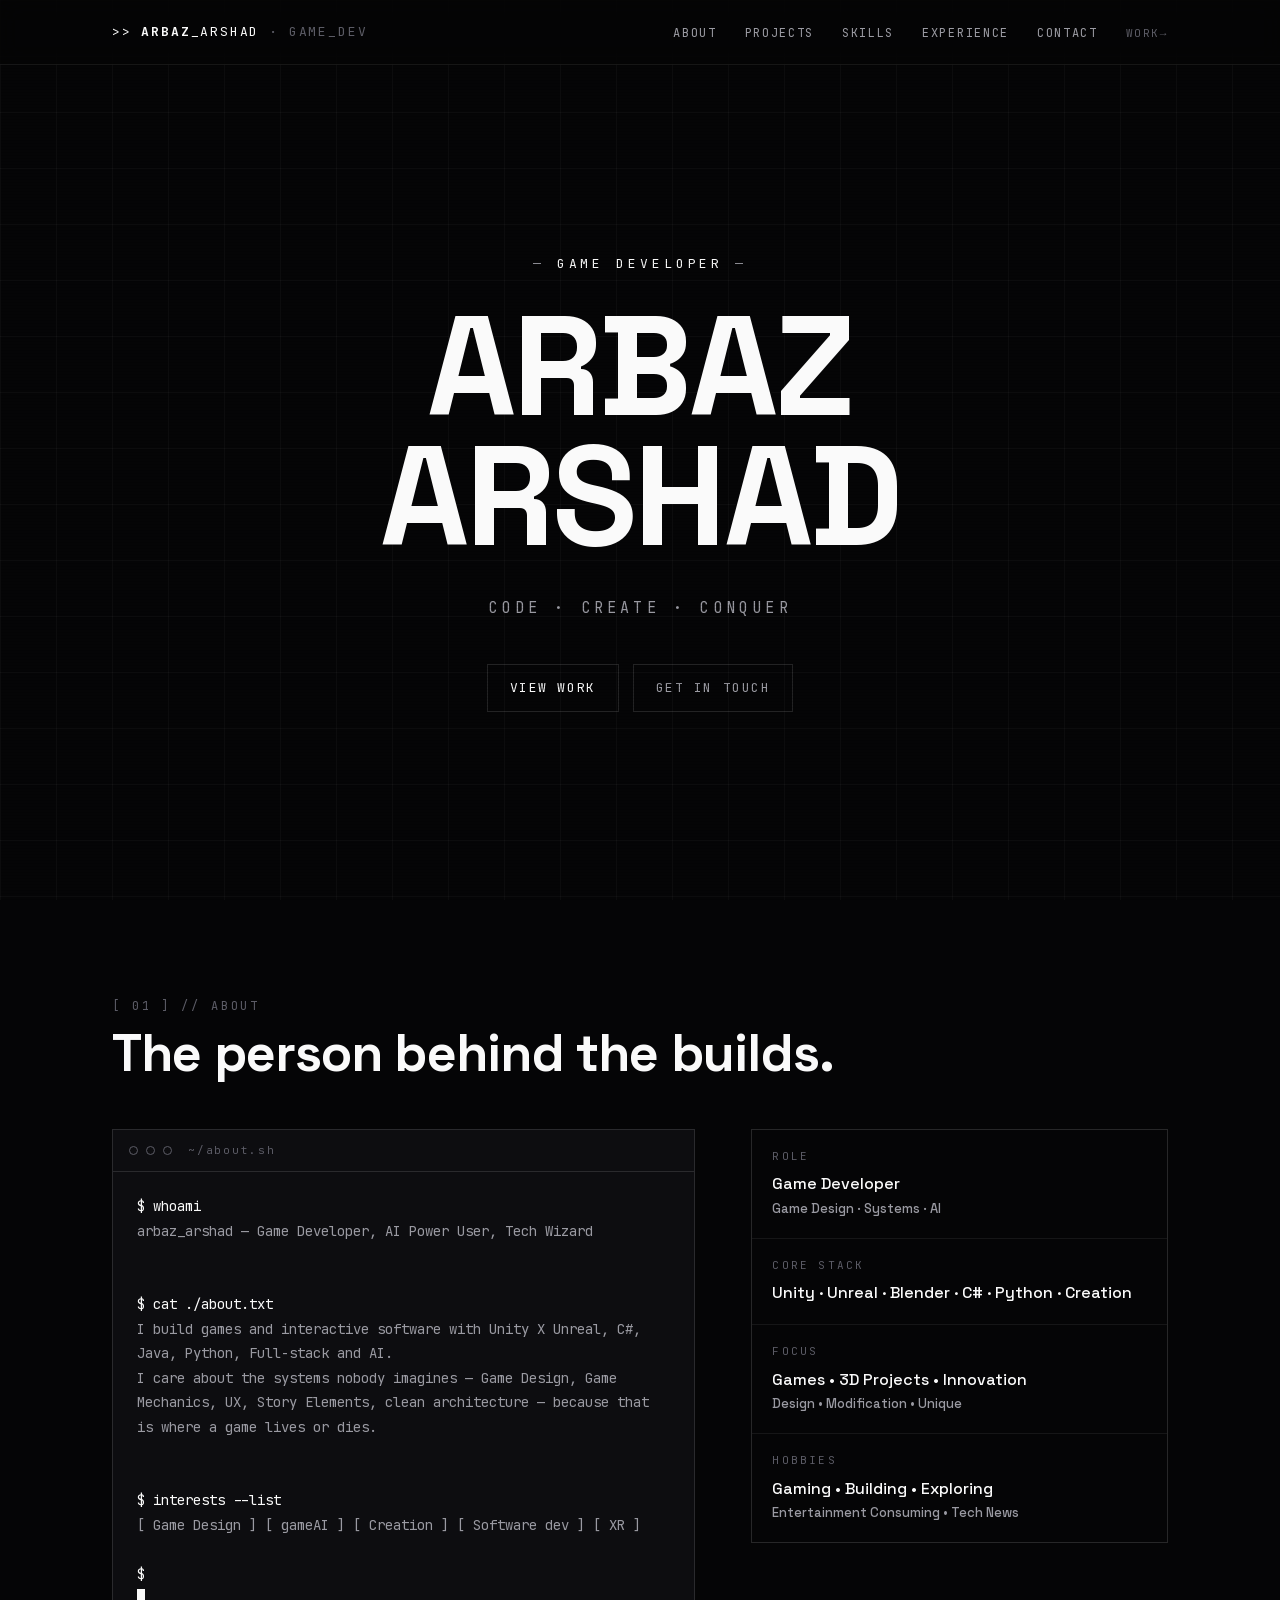
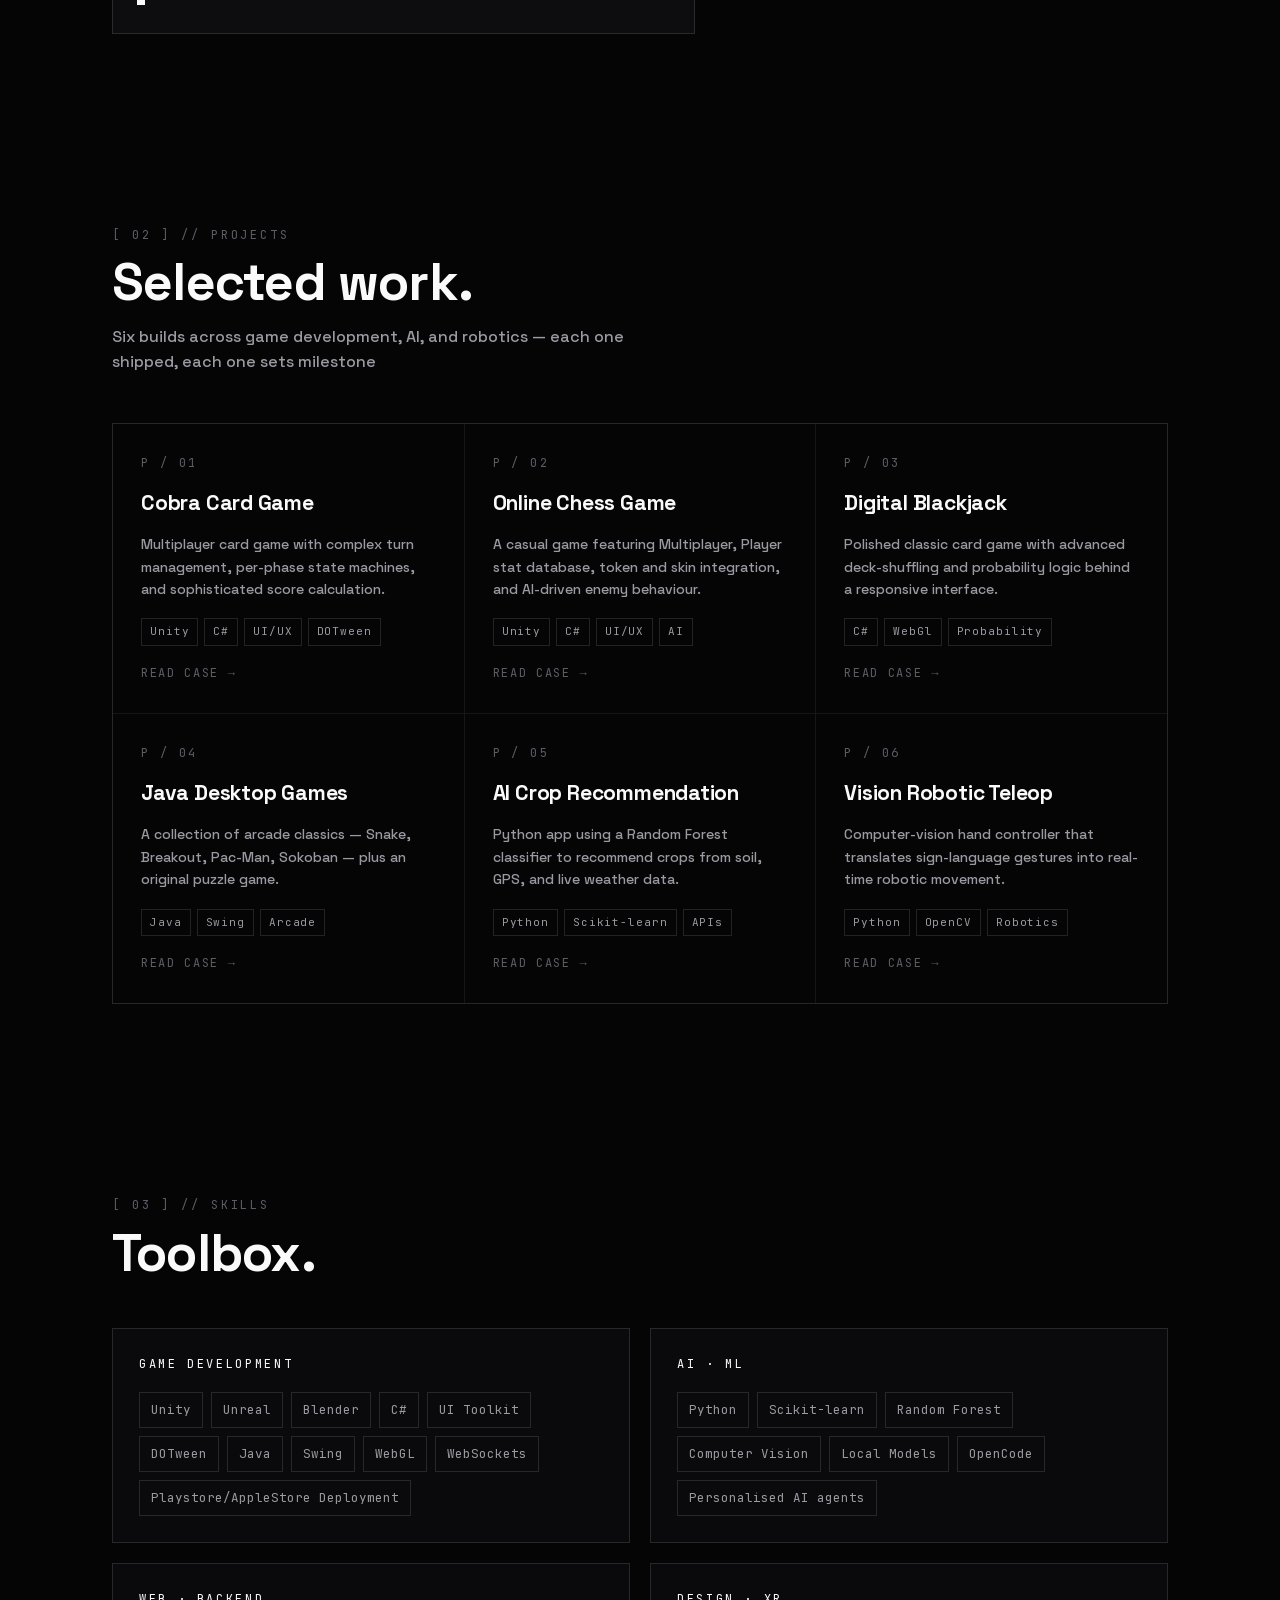
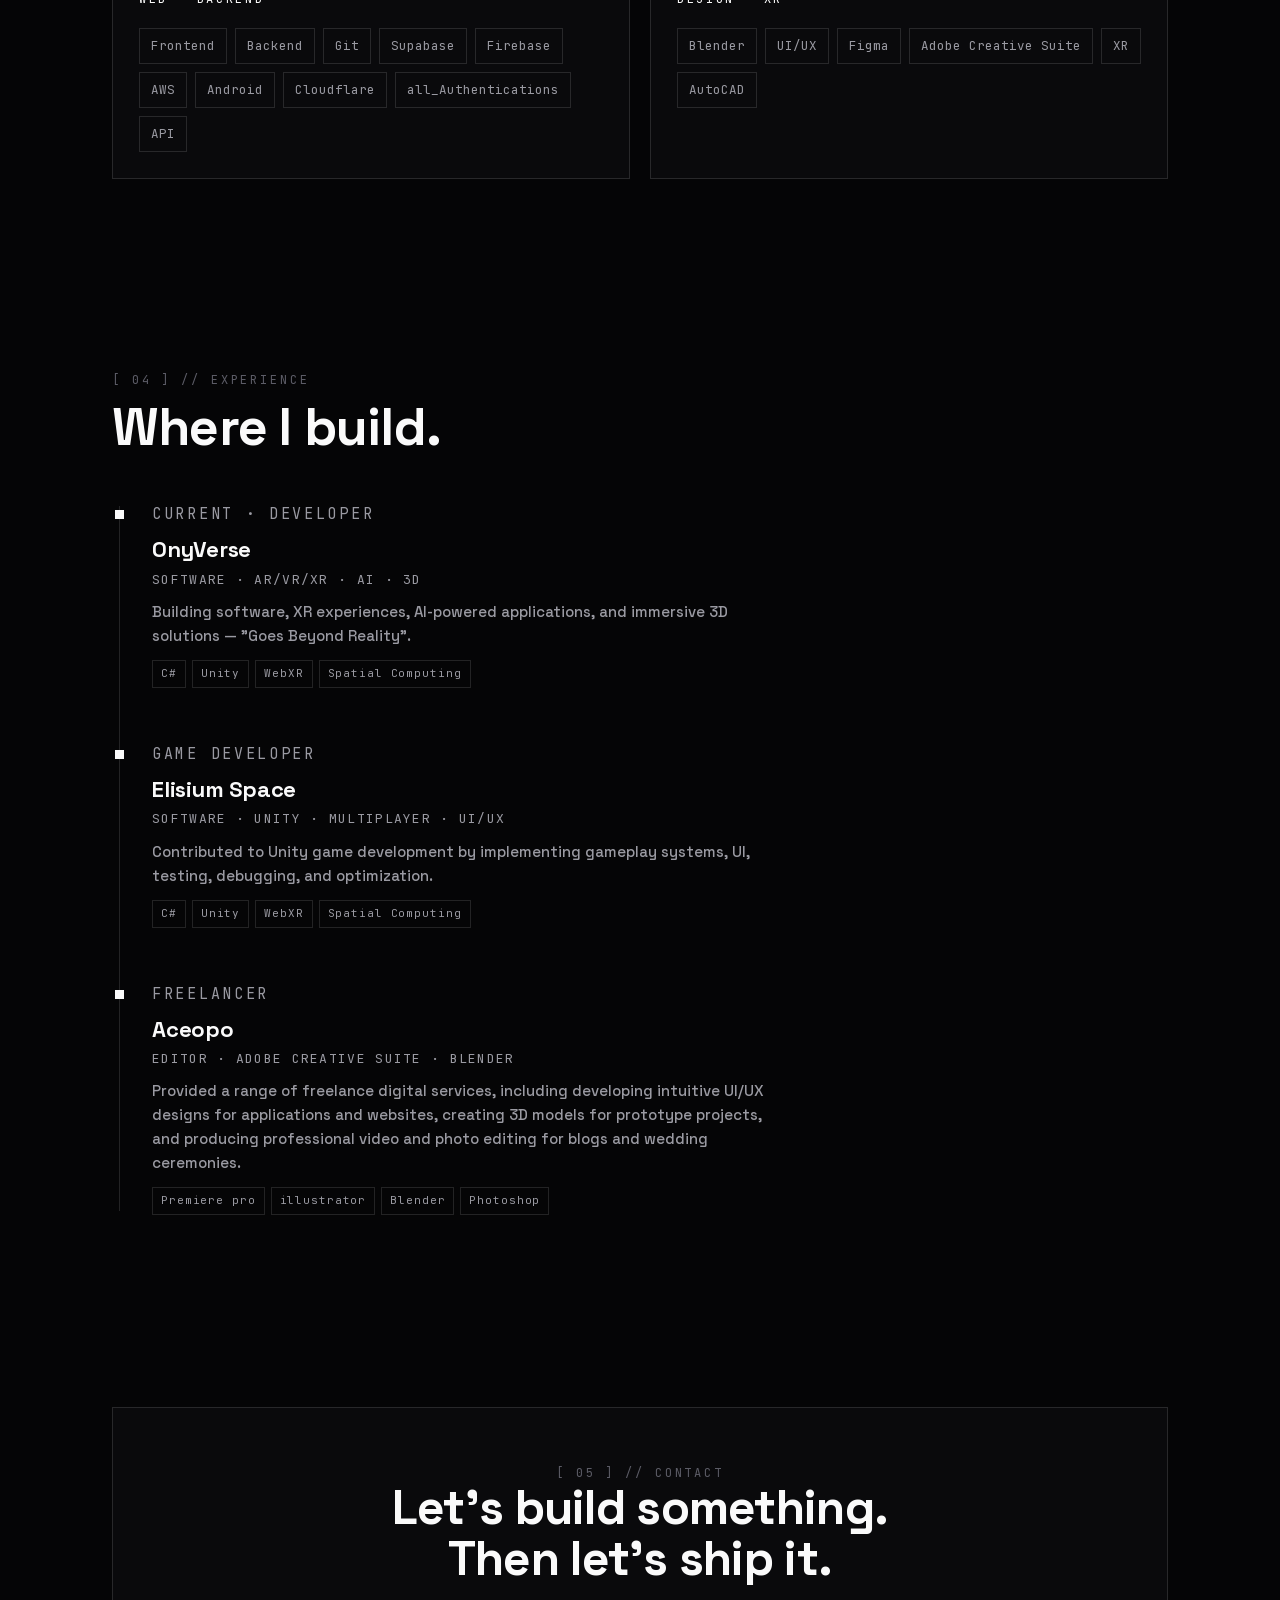
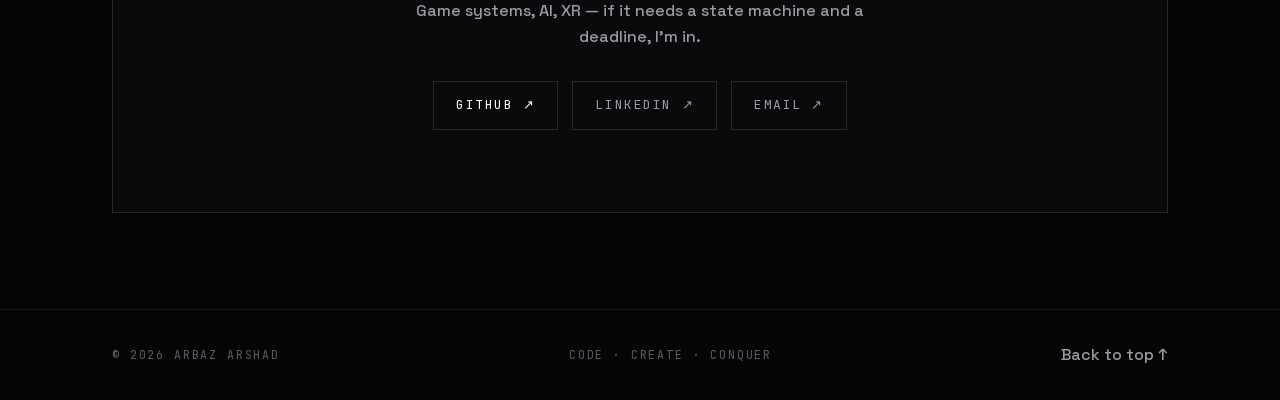
<file: MyWebsite-main/index.html>
<!doctype html>
<html lang="en"><head>
<meta charset="UTF-8">
<meta name="viewport" content="width=device-width, initial-scale=1">
<title>ARBAZ ARSHAD — Game Developer · Code · Create · Conquer</title>
<meta name="description" content="Portfolio of Arbaz Arshad — Game Developer. Multiplayer games, AI systems, computer-vision robotics.">
<link rel="stylesheet" href="assets/portfolio.css">
<link rel="icon" href="data:image/svg+xml,<svg xmlns='http://www.w3.org/2000/svg' viewBox='0 0 100 100'><rect fill='%23050506' width='100' height='100' rx='12'/><text x='50' y='72' text-anchor='middle' font-family='monospace' font-size='65' fill='%23fafafa'>%3E_</text></svg>">
</head>
<body>

<div class="ambient" aria-hidden="true"></div>

<header class="topbar" data-od-id="topbar">
  <div class="wrap">
    <a class="brand" href="index.html" data-od-id="brand-link">&gt;&gt; <b>ARBAZ</b>_ARSHAD<span class="dim"> · GAME_DEV</span></a>
    <button class="menu-toggle" type="button" aria-expanded="false" data-od-id="menu-toggle">MENU</button>
    <nav aria-label="Primary">
      <ul class="nav" data-od-id="primary-nav">
        <li><a href="#about">About</a></li>
        <li><a href="#projects">Projects</a></li>
        <li><a href="#skills">Skills</a></li>
        <li><a href="#experience">Experience</a></li>
        <li><a href="#contact">Contact</a></li>
        <li class="social"><a href="projects.html">Work→</a></li>
      </ul>
    </nav>
  </div>
</header>

<main>

  <!-- ============ HERO ============ -->
  <section class="hero" id="top" data-od-id="hero" aria-label="Intro">
    <p class="eyebrow">— <span class="tick">Game Developer</span> —</p>
    <h1 class="glitch-wrap">
      <span class="glitch-line main-g" data-text="ARBAZ" data-od-id="hero-line-1">ARBAZ</span>
      <span class="glitch-line" data-text="ARSHAD" data-od-id="hero-line-2">ARSHAD</span>
    </h1>
    <p class="tagline">CODE · CREATE · CONQUER</p>
    <div class="hero-links">
      <a class="btn" href="#projects" data-od-id="hero-cta-projects">View Work</a>
      <a class="btn ghost" href="#contact" data-od-id="hero-cta-contact">Get In Touch</a>
    </div>
  </section>

  <!-- ============ ABOUT ============ -->
  <section id="about" data-od-id="about">
    <div class="wrap">
      <div class="sec-head">
        <p class="sec-no">[ 01 ] // ABOUT</p>
        <h2 class="sec-title">The person behind the builds.</h2>
      </div>
      <div class="about-grid">
        <div class="term" data-od-id="about-terminal">
          <div class="term-bar">
            <span class="dot"></span><span class="dot"></span><span class="dot"></span>
            <span class="title">~/about.sh</span>
          </div>
          <div class="term-body">
            <span class="prompt">$ </span><span class="cmd">whoami</span><br>
            <span class="out">arbaz_arshad — Game Developer, AI Power User, Tech Wizard</span><br>
            <br>
            <span class="prompt">$ </span><span class="cmd">cat ./about.txt</span><br>
            <span class="out">I build games and interactive software with Unity X Unreal, C#, Java, Python, Full-stack and AI.
I care about the systems nobody imagines — Game Design, Game Mechanics, UX, Story Elements, clean architecture — because that is where a game lives or dies.</span><br>
            <br>
            <span class="prompt">$ </span><span class="cmd">interests --list</span><br>
            <span class="out">[ Game Design ] [ gameAI ] [ Creation ] [ Software dev ] [ XR ]</span><br>
            <span class="prompt">$ </span><span class="out" aria-hidden="true"><span class="cursor"></span></span>
          </div>
        </div>
        <div class="about-facts" data-od-id="about-facts">
          <div class="fact"><p class="k">Role</p><p class="v">Game Developer<small>Game Design · Systems · AI</small></p></div>
          <div class="fact"><p class="k">Core Stack</p><p class="v">Unity · Unreal · Blender · C# · Python · Creation</p></div>
          <div class="fact"><p class="k">Focus</p><p class="v">Games • 3D Projects • Innovation<small>Design • Modification • Unique</small></p></div>
          <div class="fact"><p class="k">Hobbies</p><p class="v">Gaming • Building • Exploring<small>Entertainment Consuming • Tech News</small></p></div>
        </div>
      </div>
    </div>
  </section>

  <!-- ============ PROJECTS ============ -->
  <section id="projects" data-od-id="projects">
    <div class="wrap">
      <div class="sec-head">
        <p class="sec-no">[ 02 ] // PROJECTS</p>
        <h2 class="sec-title">Selected work.</h2>
        <p class="sec-sub">Six builds across game development, AI, and robotics — each one shipped, each one sets milestone</p>
      </div>
      <div class="proj-grid" data-od-id="projects-grid">
        <a class="proj-card" href="projects.html#cobra-card" data-od-id="project-cobra-card">
          <p class="proj-num">P / 01</p>
          <h3 class="proj-title">Cobra Card Game</h3>
          <p class="proj-desc">Multiplayer card game with complex turn management, per-phase state machines, and sophisticated score calculation.</p>
          <div class="proj-tags"><span>Unity</span><span>C#</span><span>UI/UX</span><span>DOTween</span></div>
          <span class="arrow">Read Case →</span>
        </a>
        <a class="proj-card" href="projects.html#online-chess" data-od-id="project-online-chess">
          <p class="proj-num">P / 02</p>
          <h3 class="proj-title">Online Chess Game</h3>
          <p class="proj-desc">A casual game featuring Multiplayer, Player  stat database, token and skin integration, and AI-driven enemy behaviour.</p>
          <div class="proj-tags"><span>Unity</span><span>C#</span><span>UI/UX</span><span>AI</span></div>
          <span class="arrow">Read Case →</span>
        </a>
        <a class="proj-card" href="projects.html#digital-blackjack" data-od-id="project-digital-blackjack">
          <p class="proj-num">P / 03</p>
          <h3 class="proj-title">Digital Blackjack</h3>
          <p class="proj-desc">Polished classic card game with advanced deck-shuffling and probability logic behind a responsive interface.</p>
          <div class="proj-tags"><span>C#</span><span>WebGl</span><span>Probability</span></div>
          <span class="arrow">Read Case →</span>
        </a>
        <a class="proj-card" href="projects.html#java-games" data-od-id="project-java-games">
          <p class="proj-num">P / 04</p>
          <h3 class="proj-title">Java Desktop Games</h3>
          <p class="proj-desc">A collection of arcade classics — Snake, Breakout, Pac-Man, Sokoban — plus an original puzzle game.</p>
          <div class="proj-tags"><span>Java</span><span>Swing</span><span>Arcade</span></div>
          <span class="arrow">Read Case →</span>
        </a>
        <a class="proj-card" href="projects.html#ai-crop" data-od-id="project-ai-crop">
          <p class="proj-num">P / 05</p>
          <h3 class="proj-title">AI Crop Recommendation</h3>
          <p class="proj-desc">Python app using a Random Forest classifier to recommend crops from soil, GPS, and live weather data.</p>
          <div class="proj-tags"><span>Python</span><span>Scikit-learn</span><span>APIs</span></div>
          <span class="arrow">Read Case →</span>
        </a>
        <a class="proj-card" href="projects.html#robotic-teleop" data-od-id="project-robotic-teleop">
          <p class="proj-num">P / 06</p>
          <h3 class="proj-title">Vision Robotic Teleop</h3>
          <p class="proj-desc">Computer-vision hand controller that translates sign-language gestures into real-time robotic movement.</p>
          <div class="proj-tags"><span>Python</span><span>OpenCV</span><span>Robotics</span></div>
          <span class="arrow">Read Case →</span>
        </a>
      </div>
    </div>
  </section>

  <!-- ============ SKILLS ============ -->
  <section id="skills" data-od-id="skills">
    <div class="wrap">
      <div class="sec-head">
        <p class="sec-no">[ 03 ] // SKILLS</p>
        <h2 class="sec-title">Toolbox.</h2>
      </div>
      <div class="skill-grid" data-od-id="skills-grid">
        <div class="skill-block" data-od-id="skill-game-dev">
          <h3>Game Development</h3>
          <ul>
            <li>Unity</li><li>Unreal</li><li>Blender</li><li>C#</li><li>UI Toolkit</li><li>DOTween</li><li>Java</li><li>Swing</li><li>WebGL</li><li>WebSockets</li><li>Playstore/AppleStore Deployment</li>
          </ul>
        </div>
        <div class="skill-block" data-od-id="skill-ai">
          <h3>AI · ML</h3>
          <ul>
            <li>Python</li><li>Scikit-learn</li><li>Random Forest</li><li>Computer Vision</li><li>Local Models</li><li>OpenCode</li><li>Personalised AI agents</li>
          </ul>
        </div>
        <div class="skill-block" data-od-id="skill-web">
          <h3>Web · Backend</h3>
          <ul>
            <li>Frontend</li><li>Backend</li><li>Git</li><li>Supabase</li><li>Firebase</li><li>AWS</li><li>Android</li><li>Cloudflare</li><li>all_Authentications</li><li>API</li>
          </ul>
        </div>
        <div class="skill-block" data-od-id="skill-design">
          <h3>Design · XR</h3>
          <ul>
            <li>Blender</li><li>UI/UX</li><li>Figma</li><li>Adobe Creative Suite</li><li>XR</li><li>AutoCAD</li>
          </ul>
        </div>
      </div>
    </div>
  </section>

  <!-- ============ EXPERIENCE ============ -->
  <section id="experience" data-od-id="experience">
    <div class="wrap">
      <div class="sec-head">
        <p class="sec-no">[ 04 ] // EXPERIENCE</p>
        <h2 class="sec-title">Where I build.</h2>
      </div>
      <div class="timeline" data-od-id="timeline">
        <div class="tl-item" data-od-id="exp-onyverse">
          <p class="tl-tag">Current · Developer</p>
          <h3>OnyVerse</h3>
          <p class="org">Software · AR/VR/XR · AI · 3D</p>
          <p>Building software, XR experiences, AI-powered applications, and immersive 3D solutions — "Goes Beyond Reality".</p>
          <div class="tl-tags"><span>C#</span><span>Unity</span><span>WebXR</span><span>Spatial Computing</span></div>
        </div>
        <div class="tl-item" data-od-id="exp-elisium-space">
          <p class="tl-tag">Game Developer</p>
          <h3>Elisium Space</h3>
          <p class="org">Software · Unity · Multiplayer · UI/UX</p>
          <p>Contributed to Unity game development by implementing gameplay systems, UI, testing, debugging, and optimization.</p>
          <div class="tl-tags"><span>C#</span><span>Unity</span><span>WebXR</span><span>Spatial Computing</span></div>
        </div>
        <div class="tl-item" data-od-id="exp-3d-learning">
          <p class="tl-tag">Freelancer</p>
          <h3>Aceopo</h3>
          <p class="org">Editor · Adobe creative suite · Blender</p>
          <p>Provided a range of freelance digital services, including developing intuitive UI/UX designs for applications and websites, creating 3D models for prototype projects, and producing professional video and photo editing for blogs and wedding ceremonies.</p>
          <div class="tl-tags"><span>Premiere pro</span><span>illustrator</span><span>Blender</span><span>Photoshop</span></div>
        </div>
      </div>
    </div>
  </section>

  <!-- ============ CONTACT ============ -->
  <section id="contact" data-od-id="contact">
    <div class="wrap">
      <div class="contact-band" data-od-id="contact-band">
        <p class="sec-no">[ 05 ] // CONTACT</p>
        <h2 class="big">Let's build something.<br>Then let's ship it.</h2>
        <p class="lead">Game systems, AI, XR — if it needs a state machine and a deadline, I'm in.</p>
        <div class="btns">
          <a class="btn" href="https://github.com/arbazarshad7" target="_blank" rel="noopener" data-od-id="contact-github">GitHub ↗</a>
          <a class="btn ghost" href="https://www.linkedin.com/in/arbaz-arshad-x7" target="_blank" rel="noopener" data-od-id="contact-linkedin">LinkedIn ↗</a>
          <a class="btn ghost" href="mailto:arbazarshad7@gmail.com" data-od-id="contact-Email">Email ↗</a>
        </div>
        <p class="mono-note"></p>
      </div>
    </div>
  </section>

</main>

<footer data-od-id="footer">
  <div class="wrap">
    <span>© <span data-year="">2026</span> ARBAZ ARSHAD</span>
    <span>CODE · CREATE · CONQUER</span>
    <a href="#top" data-od-id="footer-top">Back to top ↑</a>
  </div>
</footer>

<script src="assets/site.js"></script>


</body></html>
</file>
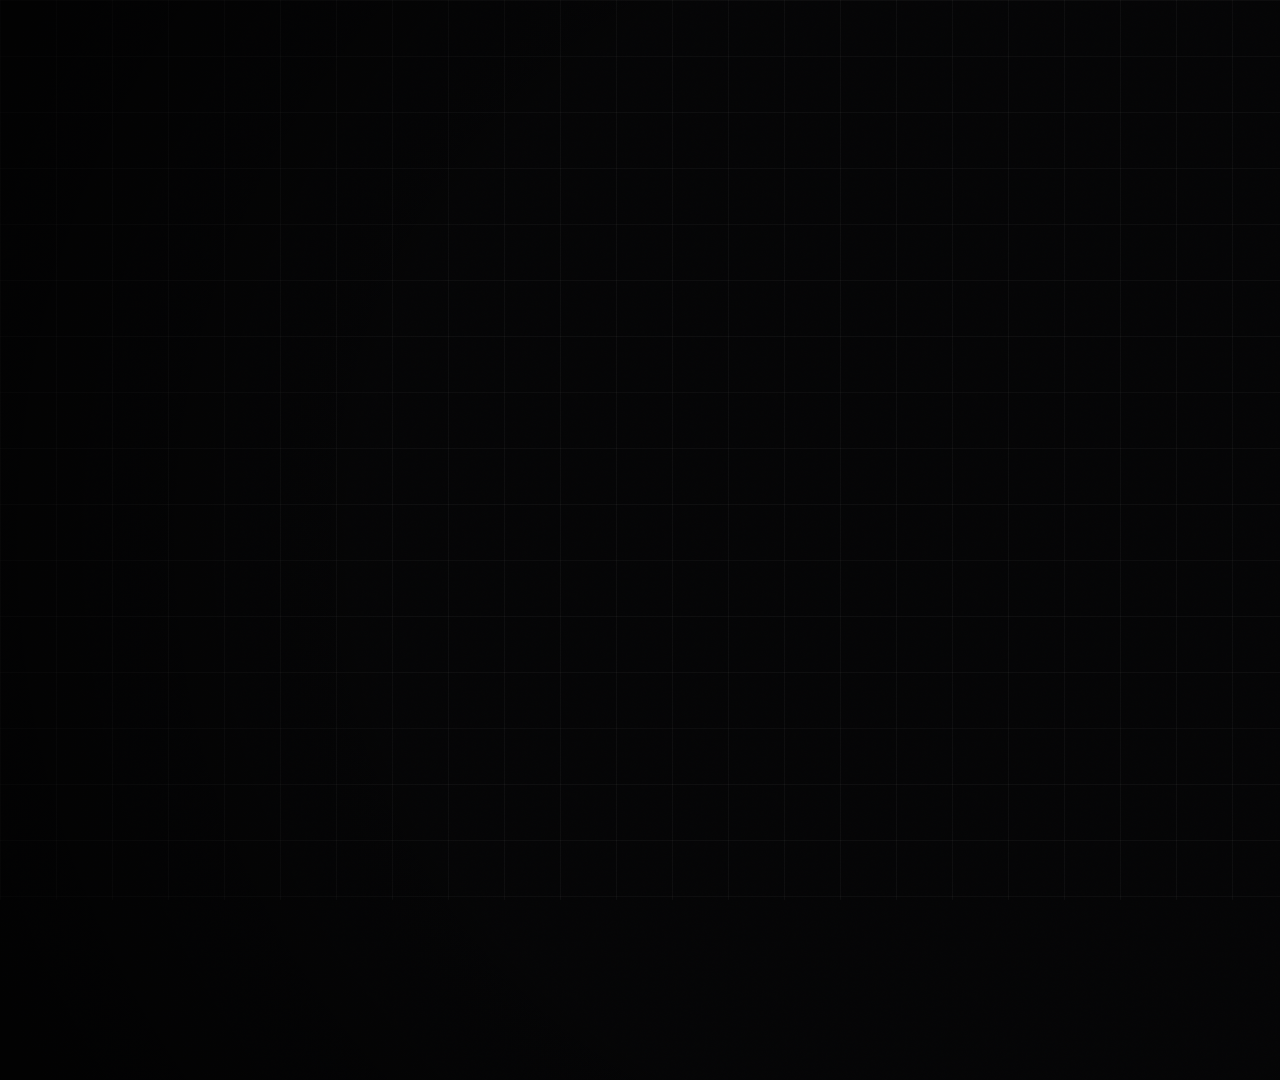
<file: MyWebsite-main/source/index.html>
<!DOCTYPE html>
<html lang="en">
<head>
<meta charset="UTF-8">
<meta name="viewport" content="width=1920, height=1080">
<link rel="stylesheet" href="fonts.css">
<link rel="stylesheet" href="tailwind.css">
<script src="vendor/gsap.min.js"></script>
<title>Glitch Title · ARBAZ ARSHAD</title>
<style>
  * { margin:0; padding:0; box-sizing:border-box; }
  html, body { width:1920px; height:1080px; overflow:hidden; }
  body { font-family:'Space Grotesk',sans-serif; background:#050506; color:#fafafa; }
  .mono { font-family:'JetBrains Mono',monospace; }
  /* scanlines */
  body::before {
    content:''; position:absolute; inset:0; pointer-events:none; z-index:3;
    background-image: repeating-linear-gradient(0deg, rgba(0,0,0,0.18) 0px, rgba(0,0,0,0.18) 1px, transparent 1px, transparent 3px);
    mix-blend-mode:multiply; opacity:0.6;
  }
  /* grid */
  body::after {
    content:''; position:absolute; inset:0; pointer-events:none; z-index:2;
    background-image: linear-gradient(rgba(255,255,255,0.035) 1px, transparent 1px), linear-gradient(90deg,rgba(255,255,255,0.035) 1px, transparent 1px);
    background-size:56px 56px;
  }
  .grain { position:absolute; inset:0; opacity:0.1; mix-blend-mode:overlay; z-index:4; pointer-events:none;
    background-image: url("data:image/svg+xml,%3Csvg xmlns='http://www.w3.org/2000/svg' width='200' height='200'%3E%3Cfilter id='n'%3E%3CfeTurbulence baseFrequency='0.9' numOctaves='2'/%3E%3C/filter%3E%3Crect width='200' height='200' filter='url(%23n)'/%3E%3C/svg%3E"); }
  .vignette { position:absolute; inset:0; background:radial-gradient(circle at center, transparent 50%, rgba(0,0,0,0.7) 100%); z-index:5; pointer-events:none; }
  .ascii { font-family:'JetBrains Mono',monospace; letter-spacing:2px; line-height:1; }
  #root { position:relative; width:1920px; height:1080px; }
  .layer { position:absolute; inset:0; mix-blend-mode:screen; will-change:transform; }
  .layer-c { color:rgba(255,255,255,0.62); }
  .layer-m { color:rgba(255,255,255,0.62); }
  /* System-font fallbacks referenced by Tailwind's font stacks — declared so the
     renderer does not treat them as unresolvable. */
  @font-face { font-family:'Apple Color Emoji'; src:local('Apple Color Emoji'); }
  @font-face { font-family:'Segoe UI Emoji'; src:local('Segoe UI Emoji'); }
  @font-face { font-family:'Segoe UI Symbol'; src:local('Segoe UI Symbol'); }
  @font-face { font-family:'Noto Color Emoji'; src:local('Noto Color Emoji'); }
  @font-face { font-family:'SFMono-Regular'; src:local('SFMono-Regular'); }
</style>
</head>
<body>

<div data-hf-id="hf-kbh8" id="root" data-composition-id="main" data-start="0" data-duration="15" data-width="1920" data-height="1080">

  <svg data-hf-id="hf-8rgt" width="0" height="0" style="position:absolute">
    <defs data-hf-id="hf-mh0t">
      <filter data-hf-id="hf-01nd" id="rgb">
        <fecolormatrix data-hf-id="hf-8fao" type="matrix" values="1 0 0 0 0  0 1 0 0 0  0 0 1 0 0  0 0 0 1 0" />
        <feoffset data-hf-id="hf-gpwr" in="SourceGraphic" dx="3" dy="0" result="r" />
        <feoffset data-hf-id="hf-jsms" in="SourceGraphic" dx="-3" dy="0" result="b" />
        <femerge data-hf-id="hf-zn2o"><femergenode data-hf-id="hf-2bl7" in="r" /><femergenode data-hf-id="hf-jge3" in="b" /><femergenode data-hf-id="hf-cmaw" in="SourceGraphic" /></femerge>
      </filter>
    </defs>
  </svg>

  <header data-hf-id="hf-an9u" id="headerBar" class="absolute top-10 left-12 right-12 flex items-baseline justify-between mono text-[11px] opacity-70 z-10 tracking-[0.16em]">
    <span data-hf-id="hf-sfwc">&gt;&gt; ARBAZ_ARSHAD · GAME_DEV</span>
    <span data-hf-id="hf-wimj"></span>
    <span data-hf-id="hf-5x2o">Aquila</span>
  </header>

  <pre data-hf-id="hf-hy89" class="ascii absolute top-24 left-12 text-[12px] opacity-30 z-10">█▓▒░ █▓▒░
▒▓█▓ ░▒▓
░▒▓█ ▓▒░░
▓▒░░ ▒▓█▓</pre>
  <pre data-hf-id="hf-i1eb" class="ascii absolute bottom-24 right-12 text-[12px] opacity-30 z-10 text-right">█▓▒░ ▓▒░█
▒░░▓ ░▒▓█
▓▒░░ █▓▒░
░▒▓█ ▒░░▓</pre>

  <main data-hf-id="hf-qbe1" id="mainBlock" class="relative z-10 text-center px-12" style="position:absolute; left:0; right:0; top:0; bottom:0; display:flex; flex-direction:column; align-items:center; justify-content:center;">
    <div data-hf-id="hf-fh3f" id="eyebrow" class="mono text-[14px] opacity-60 tracking-[0.22em] mb-6 uppercase">— Game Developer —</div>
    <div data-hf-id="hf-podw" id="name" class="relative inline-block">
      <h1 data-hf-id="hf-naec" class="font-black tracking-[-0.02em] leading-[0.9]" style="font-size:clamp(80px,12vw,200px)">
        ARBAZ<br data-hf-id="hf-x5px">ARSHAD
      </h1>
      <h1 data-hf-id="hf-ltfo" class="layer layer-c font-black tracking-[-0.02em] leading-[0.9]" style="font-size:clamp(80px,12vw,200px)">
        ARBAZ<br data-hf-id="hf-rsrt">ARSHAD
      </h1>
      <h1 data-hf-id="hf-4jsa" class="layer layer-m font-black tracking-[-0.02em] leading-[0.9]" style="font-size:clamp(80px,12vw,200px)">
        ARBAZ<br data-hf-id="hf-szow">ARSHAD
      </h1>
    </div>
    <p data-hf-id="hf-op5m" id="subhead" class="mt-10 mono text-[16px] opacity-70 tracking-[0.16em]">
      CODE · CREATE · CONQUER
    </p>
  </main>

  <div data-hf-id="hf-h60x" class="grain"></div>
  <div data-hf-id="hf-q7bi" class="vignette"></div>

  <footer data-hf-id="hf-0dwq" id="footerBar" class="absolute bottom-10 left-12 right-12 flex items-baseline justify-between mono text-[11px] opacity-50 z-10 tracking-[0.16em]">
    <span data-hf-id="hf-mu0c"></span>
    <span data-hf-id="hf-yawo">Unity - Unreal - Blender - Java Swing Game - Adobe Creative Suite - Java - C# - Python - UI/UX - XR - Frontend - Backend - GIT - Supabase - Firebase - AWS - Android Development - Figma</span>
    <span data-hf-id="hf-kicj" class="mono"></span>
  </footer>

</div>

<script>
  window.__timelines = window.__timelines || {};
  var tl = gsap.timeline({ paused: true, defaults: { ease: "none" } });
  var host = document.getElementById("name");
  var layersC = document.querySelectorAll(".layer-c");
  var layersM = document.querySelectorAll(".layer-m");

  // Resting offsets for the white ghost layers (pure-white chromatic offset).
  gsap.set(layersC, { x: -3, y: 1 });
  gsap.set(layersM, { x: 3, y: -1 });

  // Initial hidden states — set immediately (outside the timeline) so frame 0 is correct.
  gsap.set("#headerBar, #footerBar, .ascii, #eyebrow, #subhead", { opacity: 0 });
  gsap.set("#name", { opacity: 0, y: 26 });

  // ---- Intro: corrupted reveal ----
  tl.to("#headerBar", { opacity: 0.7, duration: 0.5, ease: "power2.out" }, 0);
  tl.to(".ascii", { opacity: 0.3, duration: 0.5, ease: "power2.out" }, 0);
  tl.to("#footerBar", { opacity: 0.5, duration: 0.5, ease: "power2.out" }, 0);
  tl.to("#eyebrow", { opacity: 0.6, duration: 0.4, ease: "power2.out" }, 0.1);
  tl.to("#name", { opacity: 1, y: 0, duration: 0.4, ease: "power2.out" }, 0.12);
  tl.to("#subhead", { opacity: 0.7, duration: 0.35, ease: "power2.out" }, 0.55);

  // ---- Glitch bursts: seekable, deterministic signature ----
  function burst(T) {
    tl.to(host, { x: -5, y: 1, duration: 0.02 }, T);
    tl.to(layersC, { x: -18, duration: 0.02 }, T);
    tl.to(layersM, { x: 18, duration: 0.02 }, T);
    tl.to(host, { x: 7, y: -2, duration: 0.02 }, T + 0.02);
    tl.to(host, { x: -3, y: 2, duration: 0.02 }, T + 0.04);
    tl.to(host, { x: 4, y: -1, duration: 0.02 }, T + 0.06);
    tl.to(host, { x: 0, y: 0, duration: 0.04 }, T + 0.08);
    tl.to(layersC, { x: -3, y: 1, duration: 0.04 }, T + 0.08);
    tl.to(layersM, { x: 3, y: -1, duration: 0.04 }, T + 0.08);
  }
  burst(4.0);
  burst(8.0);
  burst(12.0);

  // ---- Close: settle to a clean, stable lockup ----
  tl.to(host, { y: 0, duration: 0.5, ease: "power2.out" }, 14.0);

  window.__timelines["main"] = tl;
</script>
</body>
</html>
</file>
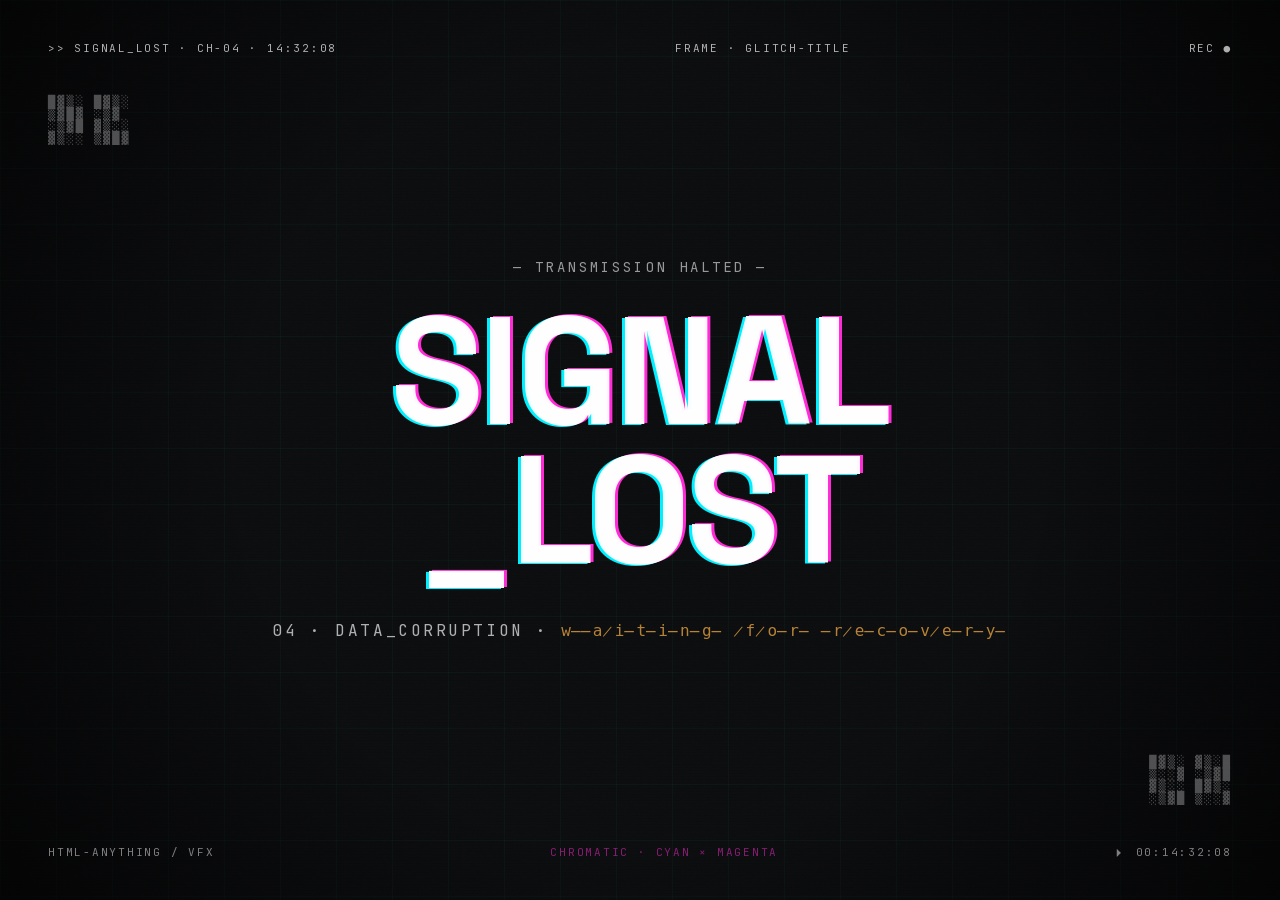
<file: MyWebsite-main/.od-skills/frame-glitch-title-a0dcf122f9/source/index.html>
<!DOCTYPE html>
<html lang="en">
<head>
    <link rel="stylesheet" href="fonts.css" />
<meta charset="UTF-8" />
<title>Glitch Title · SIGNAL_LOST</title>
<link rel="stylesheet" href="tailwind.css" />

<style>
  body { font-family:'Space Grotesk',sans-serif; background:#0d0e10; color:#f5f5f7; margin:0; min-height:100vh; overflow:hidden; position:relative; }
  .mono { font-family:'JetBrains Mono',monospace; }
  /* scanlines */
  body::before {
    content:''; position:absolute; inset:0; pointer-events:none; z-index:3;
    background-image: repeating-linear-gradient(0deg, rgba(0,0,0,0.18) 0px, rgba(0,0,0,0.18) 1px, transparent 1px, transparent 3px);
    mix-blend-mode: multiply; opacity:0.6;
  }
  /* grid */
  body::after {
    content:''; position:absolute; inset:0; pointer-events:none; z-index:2;
    background-image: linear-gradient(rgba(0,255,180,0.04) 1px, transparent 1px), linear-gradient(90deg,rgba(0,255,180,0.04) 1px, transparent 1px);
    background-size: 56px 56px;
  }
  /* grain */
  .grain { position:absolute; inset:0; opacity:0.1; mix-blend-mode:overlay; z-index:4; pointer-events:none;
    background-image: url("data:image/svg+xml,%3Csvg xmlns='http://www.w3.org/2000/svg' width='200' height='200'%3E%3Cfilter id='n'%3E%3CfeTurbulence baseFrequency='0.9' numOctaves='2'/%3E%3C/filter%3E%3Crect width='200' height='200' filter='url(%23n)'/%3E%3C/svg%3E"); }
  @keyframes glitch {
    0%, 92%, 100% { transform: translate(0,0); filter: none }
    93% { transform: translate(-6px, 1px); filter: url(#rgb) }
    94% { transform: translate(8px, -2px); filter: url(#rgb) }
    95% { transform: translate(-4px, 2px); }
    96% { transform: translate(4px, -1px); filter: url(#rgb) }
    97% { transform: translate(0,0) }
  }
  .glitch-host { position:relative; animation: glitch 4s infinite; }
  .layer { position:absolute; inset:0; mix-blend-mode:screen; }
  .layer-c { color:#00f0ff; transform: translate(-3px, 1px); }
  .layer-m { color:#ff2bd6; transform: translate(3px, -1px); }
  .vignette { position:absolute; inset:0; background: radial-gradient(circle at center, transparent 50%, rgba(0,0,0,0.7) 100%); z-index:5; pointer-events:none; }
  .ascii { font-family:'JetBrains Mono',monospace; letter-spacing:2px; line-height:1; }
  @media (prefers-reduced-motion: reduce) { .glitch-host { animation: none } }
</style>
</head>
<body class="flex flex-col items-center justify-center relative">

  <svg width="0" height="0" style="position:absolute">
    <defs>
      <filter id="rgb">
        <feColorMatrix type="matrix" values="1 0 0 0 0  0 1 0 0 0  0 0 1 0 0  0 0 0 1 0"/>
        <feOffset in="SourceGraphic" dx="3" dy="0" result="r"/>
        <feOffset in="SourceGraphic" dx="-3" dy="0" result="b"/>
        <feMerge><feMergeNode in="r"/><feMergeNode in="b"/><feMergeNode in="SourceGraphic"/></feMerge>
      </filter>
    </defs>
  </svg>

  <header class="absolute top-10 left-12 right-12 flex items-baseline justify-between mono text-[11px] opacity-70 z-10 tracking-[0.16em]">
    <span>&gt;&gt; SIGNAL_LOST · CH-04 · 14:32:08</span>
    <span>FRAME · GLITCH-TITLE</span>
    <span>REC ●</span>
  </header>

  <!-- ASCII chunks corners -->
  <pre class="ascii absolute top-24 left-12 text-[12px] opacity-30 z-10">█▓▒░ █▓▒░
▒▓█▓ ░▒▓
░▒▓█ ▓▒░░
▓▒░░ ▒▓█▓</pre>
  <pre class="ascii absolute bottom-24 right-12 text-[12px] opacity-30 z-10 text-right">█▓▒░ ▓▒░█
▒░░▓ ░▒▓█
▓▒░░ █▓▒░
░▒▓█ ▒░░▓</pre>

  <main class="relative z-10 text-center px-12">
    <div class="mono text-[14px] opacity-60 tracking-[0.22em] mb-6 uppercase">— Transmission Halted —</div>
    <div class="glitch-host relative inline-block">
      <h1 class="font-black tracking-[-0.02em] leading-[0.9]" style="font-size:clamp(80px,12vw,200px)">
        SIGNAL<br/>_LOST
      </h1>
      <h1 class="layer layer-c font-black tracking-[-0.02em] leading-[0.9]" style="font-size:clamp(80px,12vw,200px)">
        SIGNAL<br/>_LOST
      </h1>
      <h1 class="layer layer-m font-black tracking-[-0.02em] leading-[0.9]" style="font-size:clamp(80px,12vw,200px)">
        SIGNAL<br/>_LOST
      </h1>
    </div>
    <p class="mt-10 mono text-[16px] opacity-70 tracking-[0.16em]">
      04 · DATA_CORRUPTION · <span style="color:#ffb547">w̶̶a̷i̶t̶i̶n̶g̶ ̷f̷o̶r̶ ̶r̷e̶c̶o̶v̷e̶r̶y̶</span>
    </p>
  </main>

  <div class="grain"></div>
  <div class="vignette"></div>

  <footer class="absolute bottom-10 left-12 right-12 flex items-baseline justify-between mono text-[11px] opacity-50 z-10 tracking-[0.16em]">
    <span>HTML-ANYTHING / VFX</span>
    <span style="color:#ff2bd6">CHROMATIC · CYAN × MAGENTA</span>
    <span class="mono">⏵ 00:14:32:08</span>
  </footer>
</body>
</html>
</file>
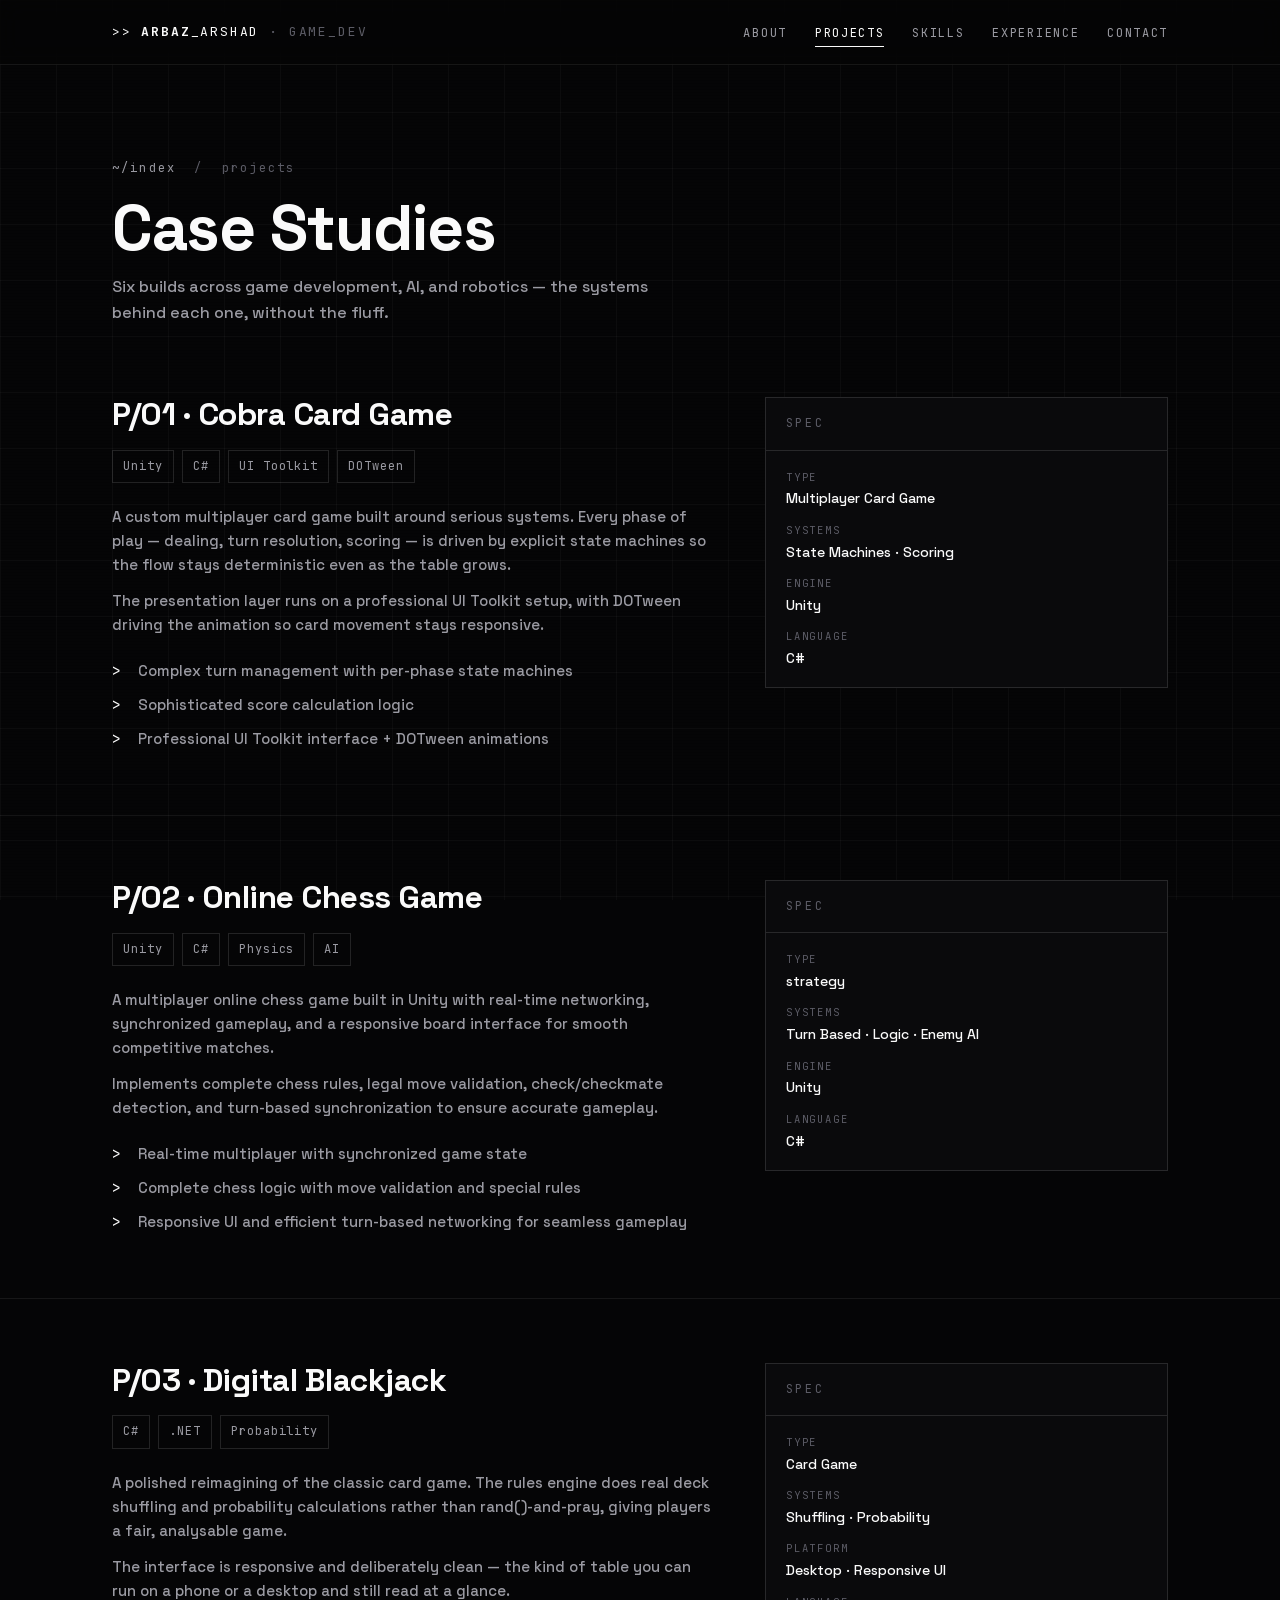
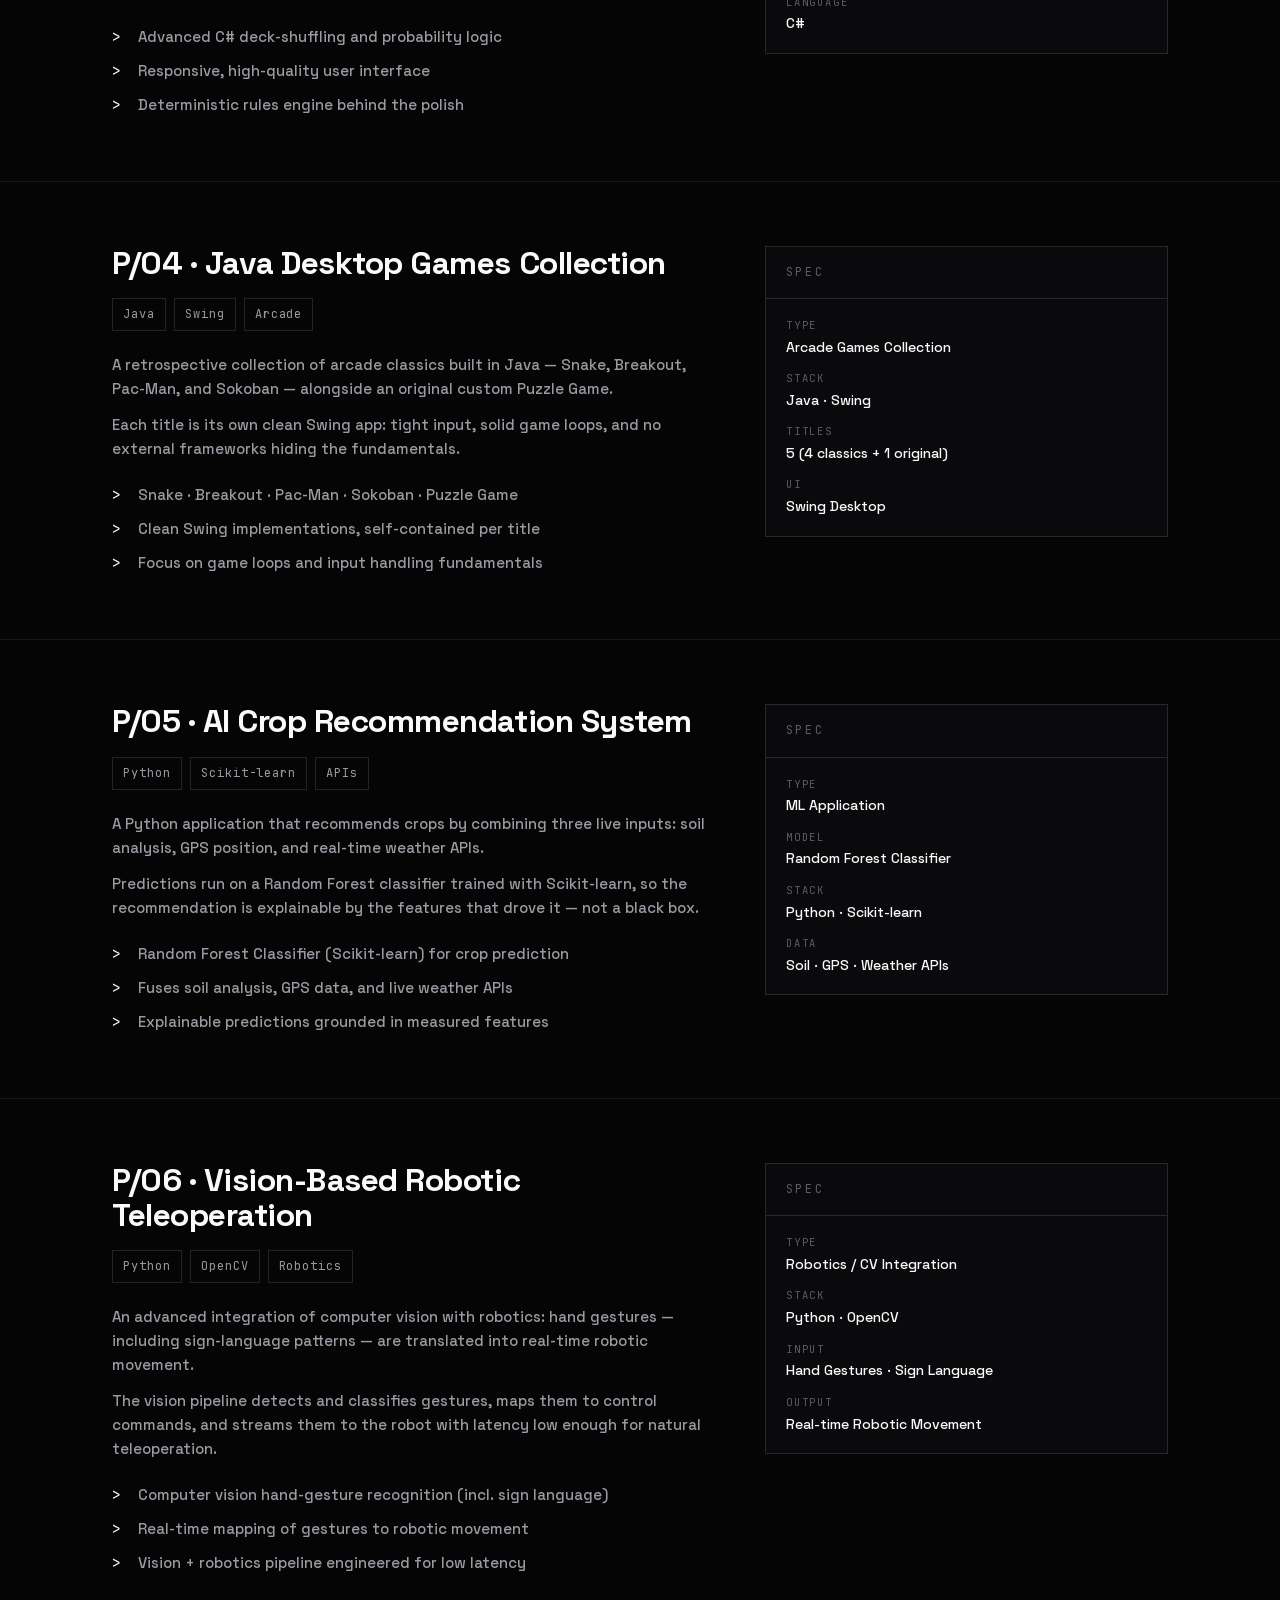
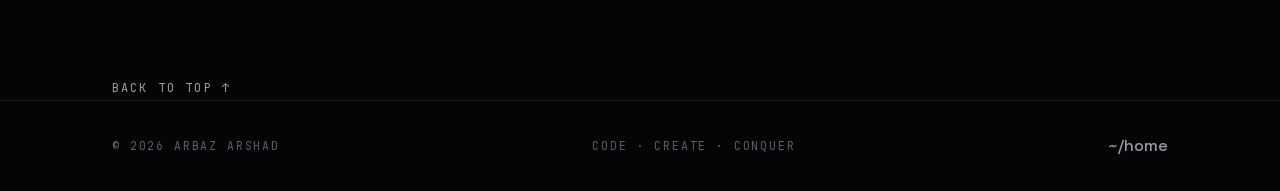
<file: MyWebsite-main/projects.html>
<!doctype html>
<html lang="en"><head>
<meta charset="UTF-8">
<meta name="viewport" content="width=device-width, initial-scale=1">
<title>Projects — ARBAZ ARSHAD</title>
<meta name="description" content="Case studies from Arbaz Arshad — game development, AI, and robotics builds.">
<link rel="stylesheet" href="assets/portfolio.css">
<link rel="icon" href="data:image/svg+xml,<svg xmlns='http://www.w3.org/2000/svg' viewBox='0 0 100 100'><rect fill='%23050506' width='100' height='100' rx='12'/><text x='50' y='72' text-anchor='middle' font-family='monospace' font-size='65' fill='%23fafafa'>%3E_</text></svg>">
</head>
<body>

<div class="ambient" aria-hidden="true"></div>

<header class="topbar" data-od-id="topbar">
  <div class="wrap">
    <a class="brand" href="index.html" data-od-id="brand-link">&gt;&gt; <b>ARBAZ</b>_ARSHAD<span class="dim"> · GAME_DEV</span></a>
    <button class="menu-toggle" type="button" aria-expanded="false" data-od-id="menu-toggle">MENU</button>
    <nav aria-label="Primary">
      <ul class="nav" data-od-id="primary-nav">
        <li><a href="index.html#about">About</a></li>
        <li><a href="index.html#projects" aria-current="true">Projects</a></li>
        <li><a href="index.html#skills">Skills</a></li>
        <li><a href="index.html#experience">Experience</a></li>
        <li><a href="index.html#contact">Contact</a></li>
      </ul>
    </nav>
  </div>
</header>

<main>

  <div class="page-head">
    <div class="wrap">
      <p class="crumbs"><a href="index.html">~/index</a> &nbsp;/&nbsp; projects</p>
      <h1>Case Studies</h1>
      <p>Six builds across game development, AI, and robotics — the systems behind each one, without the fluff.</p>
    </div>
  </div>

  <!-- ============ COBRA ============ -->
  <article class="case" id="cobra-card" data-od-id="case-cobra-card">
    <div class="wrap case-grid">
      <div>
        <h2>P/01 · Cobra Card Game</h2>
        <div class="stack"><span>Unity</span><span>C#</span><span>UI Toolkit</span><span>DOTween</span></div>
        <div class="body">
          <p>A custom multiplayer card game built around serious systems. Every phase of play — dealing, turn resolution, scoring — is driven by explicit state machines so the flow stays deterministic even as the table grows.</p>
          <p>The presentation layer runs on a professional UI Toolkit setup, with DOTween driving the animation so card movement stays responsive.</p>
        </div>
        <ul class="points">
          <li>Complex turn management with per-phase state machines</li>
          <li>Sophisticated score calculation logic</li>
          <li>Professional UI Toolkit interface + DOTween animations</li>
        </ul>
      </div>
      <div class="spec">
        <h3>Spec</h3>
        <dl>
          <div><dt>Type</dt><dd>Multiplayer Card Game</dd></div>
          <div><dt>Systems</dt><dd>State Machines · Scoring</dd></div>
          <div><dt>Engine</dt><dd>Unity</dd></div>
          <div><dt>Language</dt><dd>C#</dd></div>
        </dl>
      </div>
    </div>
  </article>

  <!-- ============ SPACE SHOOTER ============ -->
  <article class="case" id="online-chess" data-od-id="case-online-chess">
    <div class="wrap case-grid">
      <div>
        <h2>P/02 · Online Chess Game</h2>
        <div class="stack"><span>Unity</span><span>C#</span><span>Physics</span><span>AI</span></div>
        <div class="body">
          <p>A multiplayer online chess game built in Unity with real-time networking, synchronized gameplay, and a responsive board interface for smooth competitive matches.</p>
          <p>Implements complete chess rules, legal move validation, check/checkmate detection, and turn-based synchronization to ensure accurate gameplay.</p>
        </div>
        <ul class="points">
          <li>Real-time multiplayer with synchronized game state</li>
          <li>Complete chess logic with move validation and special rules</li>
          <li>Responsive UI and efficient turn-based networking for seamless gameplay</li>
        </ul>
      </div>
      <div class="spec">
        <h3>Spec</h3>
        <dl>
          <div><dt>Type</dt><dd>strategy</dd></div>
          <div><dt>Systems</dt><dd>Turn Based · Logic · Enemy AI</dd></div>
          <div><dt>Engine</dt><dd>Unity</dd></div>
          <div><dt>Language</dt><dd>C#</dd></div>
        </dl>
      </div>
    </div>
  </article>

  <!-- ============ BLACKJACK ============ -->
  <article class="case" id="digital-blackjack" data-od-id="case-digital-blackjack">
    <div class="wrap case-grid">
      <div>
        <h2>P/03 · Digital Blackjack</h2>
        <div class="stack"><span>C#</span><span>.NET</span><span>Probability</span></div>
        <div class="body">
          <p>A polished reimagining of the classic card game. The rules engine does real deck shuffling and probability calculations rather than rand()-and-pray, giving players a fair, analysable game.</p>
          <p>The interface is responsive and deliberately clean — the kind of table you can run on a phone or a desktop and still read at a glance.</p>
        </div>
        <ul class="points">
          <li>Advanced C# deck-shuffling and probability logic</li>
          <li>Responsive, high-quality user interface</li>
          <li>Deterministic rules engine behind the polish</li>
        </ul>
      </div>
      <div class="spec">
        <h3>Spec</h3>
        <dl>
          <div><dt>Type</dt><dd>Card Game</dd></div>
          <div><dt>Systems</dt><dd>Shuffling · Probability</dd></div>
          <div><dt>Platform</dt><dd>Desktop · Responsive UI</dd></div>
          <div><dt>Language</dt><dd>C#</dd></div>
        </dl>
      </div>
    </div>
  </article>

  <!-- ============ JAVA GAMES ============ -->
  <article class="case" id="java-games" data-od-id="case-java-games">
    <div class="wrap case-grid">
      <div>
        <h2>P/04 · Java Desktop Games Collection</h2>
        <div class="stack"><span>Java</span><span>Swing</span><span>Arcade</span></div>
        <div class="body">
          <p>A retrospective collection of arcade classics built in Java — Snake, Breakout, Pac-Man, and Sokoban — alongside an original custom Puzzle Game.</p>
          <p>Each title is its own clean Swing app: tight input, solid game loops, and no external frameworks hiding the fundamentals.</p>
        </div>
        <ul class="points">
          <li>Snake · Breakout · Pac-Man · Sokoban · Puzzle Game</li>
          <li>Clean Swing implementations, self-contained per title</li>
          <li>Focus on game loops and input handling fundamentals</li>
        </ul>
      </div>
      <div class="spec">
        <h3>Spec</h3>
        <dl>
          <div><dt>Type</dt><dd>Arcade Games Collection</dd></div>
          <div><dt>Stack</dt><dd>Java · Swing</dd></div>
          <div><dt>Titles</dt><dd>5 (4 classics + 1 original)</dd></div>
          <div><dt>UI</dt><dd>Swing Desktop</dd></div>
        </dl>
      </div>
    </div>
  </article>

  <!-- ============ AI CROP ============ -->
  <article class="case" id="ai-crop" data-od-id="case-ai-crop">
    <div class="wrap case-grid">
      <div>
        <h2>P/05 · AI Crop Recommendation System</h2>
        <div class="stack"><span>Python</span><span>Scikit-learn</span><span>APIs</span></div>
        <div class="body">
          <p>A Python application that recommends crops by combining three live inputs: soil analysis, GPS position, and real-time weather APIs.</p>
          <p>Predictions run on a Random Forest classifier trained with Scikit-learn, so the recommendation is explainable by the features that drove it — not a black box.</p>
        </div>
        <ul class="points">
          <li>Random Forest Classifier (Scikit-learn) for crop prediction</li>
          <li>Fuses soil analysis, GPS data, and live weather APIs</li>
          <li>Explainable predictions grounded in measured features</li>
        </ul>
      </div>
      <div class="spec">
        <h3>Spec</h3>
        <dl>
          <div><dt>Type</dt><dd>ML Application</dd></div>
          <div><dt>Model</dt><dd>Random Forest Classifier</dd></div>
          <div><dt>Stack</dt><dd>Python · Scikit-learn</dd></div>
          <div><dt>Data</dt><dd>Soil · GPS · Weather APIs</dd></div>
        </dl>
      </div>
    </div>
  </article>

  <!-- ============ ROBOTIC TELEOP ============ -->
  <article class="case" id="robotic-teleop" data-od-id="case-robotic-teleop">
    <div class="wrap case-grid">
      <div>
        <h2>P/06 · Vision-Based Robotic Teleoperation</h2>
        <div class="stack"><span>Python</span><span>OpenCV</span><span>Robotics</span></div>
        <div class="body">
          <p>An advanced integration of computer vision with robotics: hand gestures — including sign-language patterns — are translated into real-time robotic movement.</p>
          <p>The vision pipeline detects and classifies gestures, maps them to control commands, and streams them to the robot with latency low enough for natural teleoperation.</p>
        </div>
        <ul class="points">
          <li>Computer vision hand-gesture recognition (incl. sign language)</li>
          <li>Real-time mapping of gestures to robotic movement</li>
          <li>Vision + robotics pipeline engineered for low latency</li>
        </ul>
      </div>
      <div class="spec">
        <h3>Spec</h3>
        <dl>
          <div><dt>Type</dt><dd>Robotics / CV Integration</dd></div>
          <div><dt>Stack</dt><dd>Python · OpenCV</dd></div>
          <div><dt>Input</dt><dd>Hand Gestures · Sign Language</dd></div>
          <div><dt>Output</dt><dd>Real-time Robotic Movement</dd></div>
        </dl>
      </div>
    </div>
  </article>

  <div class="wrap">
    <a class="totop" href="#top" data-od-id="back-to-top">Back to top ↑</a>
  </div>

</main>

<footer data-od-id="footer">
  <div class="wrap">
    <span>© <span data-year="">2026</span> ARBAZ ARSHAD</span>
    <span>CODE · CREATE · CONQUER</span>
    <a href="index.html" data-od-id="footer-home">~/home</a>
  </div>
</footer>

<script src="assets/site.js"></script>


</body></html>
</file>
<file: MyWebsite-main/assets/portfolio.css>
@font-face {
  font-family: 'Space Grotesk';
  font-style: normal;
  font-weight: 500;
  font-display: swap;
  src: url(fonts/space-grotesk-latin.woff2) format('woff2');
}
@font-face {
  font-family: 'Space Grotesk';
  font-style: normal;
  font-weight: 700;
  font-display: swap;
  src: url(fonts/space-grotesk-latin.woff2) format('woff2');
}
@font-face {
  font-family: 'JetBrains Mono';
  font-style: normal;
  font-weight: 400;
  font-display: swap;
  src: url(fonts/jetbrains-mono-latin.woff2) format('woff2');
}
@font-face {
  font-family: 'JetBrains Mono';
  font-style: normal;
  font-weight: 700;
  font-display: swap;
  src: url(fonts/jetbrains-mono-latin.woff2) format('woff2');
}

/* ============ tokens ============ */
:root {
  --bg:        #050506;
  --bg-raise:  #0a0a0c;
  --surface:   #0d0d10;
  --fg:        #fafafa;
  --muted:     #9a9aa2;
  --faint:     #5c5c66;
  --line:      rgba(250, 250, 250, 0.12);
  --line-soft: rgba(250, 250, 250, 0.07);
  --ghost:     rgba(250, 250, 250, 0.62);
  --mono: 'JetBrains Mono', ui-monospace, SFMono-Regular, Menlo, Consolas, monospace;
  --display: 'Space Grotesk', -apple-system, BlinkMacSystemFont, 'Segoe UI', sans-serif;
  --maxw: 1120px;
}

* { margin: 0; padding: 0; box-sizing: border-box; }

html { scroll-behavior: smooth; }

body {
  background: var(--bg);
  color: var(--fg);
  font-family: var(--display);
  font-weight: 500;
  line-height: 1.6;
  -webkit-font-smoothing: antialiased;
  overflow-x: hidden;
}

::selection { background: rgba(250, 250, 250, 0.9); color: #000; }

/* ============ ambient layers ============ */
.ambient {
  position: fixed;
  inset: 0;
  pointer-events: none;
  z-index: 0;
}
.ambient::before {
  content: '';
  position: absolute;
  inset: 0;
  background-image: linear-gradient(rgba(255,255,255,0.03) 1px, transparent 1px),
                    linear-gradient(90deg, rgba(255,255,255,0.03) 1px, transparent 1px);
  background-size: 56px 56px;
}
.ambient::after {
  content: '';
  position: absolute;
  inset: 0;
  background: repeating-linear-gradient(0deg, rgba(0,0,0,0.22) 0px, rgba(0,0,0,0.22) 1px, transparent 1px, transparent 3px);
  mix-blend-mode: multiply;
  opacity: 0.45;
}

/* ============ layout ============ */
.wrap {
  position: relative;
  z-index: 1;
  max-width: var(--maxw);
  margin: 0 auto;
  padding: 0 32px;
}

section {
  padding: 96px 0;
  scroll-margin-top: 84px;
}

/* ============ top bar ============ */
.topbar {
  position: sticky;
  top: 0;
  z-index: 50;
  background: rgba(5, 5, 6, 0.82);
  backdrop-filter: blur(12px);
  -webkit-backdrop-filter: blur(12px);
  border-bottom: 1px solid var(--line-soft);
}
.topbar .wrap {
  display: flex;
  align-items: center;
  justify-content: space-between;
  height: 64px;
}
.brand {
  font-family: var(--mono);
  font-size: 13px;
  letter-spacing: 0.14em;
  color: var(--fg);
  text-decoration: none;
  white-space: nowrap;
}
.brand b { font-weight: 700; }
.brand .dim { color: var(--faint); font-weight: 400; }
.nav {
  display: flex;
  align-items: center;
  gap: 28px;
  list-style: none;
}
.nav a {
  font-family: var(--mono);
  font-size: 12px;
  letter-spacing: 0.14em;
  text-transform: uppercase;
  color: var(--muted);
  text-decoration: none;
  transition: color 0.15s;
  position: relative;
}
.nav a:hover, .nav a[aria-current] { color: var(--fg); }
.nav a[aria-current]::after {
  content: '';
  position: absolute;
  left: 0;
  right: 0;
  bottom: -6px;
  height: 1px;
  background: var(--fg);
}
.nav .social a {
  color: var(--faint);
  font-size: 11px;
}
.nav .social a:hover { color: var(--fg); }

.menu-toggle {
  display: none;
  background: none;
  border: 1px solid var(--line);
  color: var(--fg);
  font-family: var(--mono);
  font-size: 12px;
  letter-spacing: 0.14em;
  padding: 8px 12px;
  cursor: pointer;
}

@media (max-width: 820px) {
  .nav {
    position: fixed;
    inset: 64px 0 auto 0;
    flex-direction: column;
    align-items: stretch;
    gap: 0;
    background: rgba(5, 5, 6, 0.98);
    border-bottom: 1px solid var(--line);
    padding: 8px 24px 16px;
    transform: translateY(-8px);
    opacity: 0;
    pointer-events: none;
    transition: opacity 0.18s, transform 0.18s;
  }
  .nav.open { opacity: 1; transform: none; pointer-events: auto; }
  .nav a { padding: 12px 0; border-bottom: 1px solid var(--line-soft); }
  .nav .social { flex-direction: row; gap: 20px; padding-top: 10px; }
  .menu-toggle { display: inline-block; }
}

/* ============ hero ============ */
.hero {
  min-height: calc(100vh - 64px);
  display: flex;
  flex-direction: column;
  align-items: center;
  justify-content: center;
  text-align: center;
  padding: 64px 0;
}
.eyebrow {
  font-family: var(--mono);
  font-size: 13px;
  letter-spacing: 0.3em;
  text-transform: uppercase;
  color: var(--muted);
  margin-bottom: 28px;
}
.eyebrow .tick { color: var(--fg); }

.glitch-wrap {
  position: relative;
  display: inline-block;
  line-height: 0.92;
}
.glitch-line {
  display: block;
  font-family: var(--display);
  font-weight: 700;
  font-size: clamp(64px, 11vw, 172px);
  letter-spacing: -0.02em;
  line-height: 0.92;
  color: var(--fg);
  position: relative;
  white-space: nowrap;
}
.glitch-line::before,
.glitch-line::after {
  content: attr(data-text);
  position: absolute;
  left: 0;
  top: 0;
  color: var(--ghost);
  opacity: 0;
  pointer-events: none;
}
.glitch-line::before { z-index: -1; }
.glitch-line::after  { z-index: -2; }

@keyframes glitch-a {
  0%   { opacity: 0; transform: translate(0,0); }
  6%   { opacity: 1; transform: translate(-10px, 2px); }
  8%   { opacity: 1; transform: translate(6px, -2px); }
  10%  { opacity: 1; transform: translate(-4px, 1px); }
  12%  { opacity: 1; transform: translate(7px, -1px); }
  14%  { opacity: 0; transform: translate(0,0); }
  100% { opacity: 0; transform: translate(0,0); }
}
@keyframes glitch-b {
  0%   { opacity: 0; transform: translate(0,0); }
  6%   { opacity: 1; transform: translate(10px, -2px); }
  8%   { opacity: 1; transform: translate(-6px, 2px); }
  10%  { opacity: 1; transform: translate(4px, -1px); }
  12%  { opacity: 1; transform: translate(-7px, 1px); }
  14%  { opacity: 0; transform: translate(0,0); }
  100% { opacity: 0; transform: translate(0,0); }
}
@keyframes glitch-main {
  0%, 5%   { transform: translate(0,0); }
  6%   { transform: translate(-2px, 1px); }
  8%   { transform: translate(2px, -1px); }
  10%  { transform: translate(-1px, 1px); }
  12%  { transform: translate(1px, 0); }
  14%  { transform: translate(0,0); }
  100% { transform: translate(0,0); }
}
.glitch-line::before { animation: glitch-a 4.5s infinite steps(1); }
.glitch-line::after  { animation: glitch-b 4.5s infinite steps(1); }
.glitch-line.main-g  { animation: glitch-main 4.5s infinite steps(1); }

.tagline {
  margin-top: 34px;
  font-family: var(--mono);
  font-size: 15px;
  letter-spacing: 0.28em;
  color: var(--muted);
}
.hero-links {
  margin-top: 44px;
  display: flex;
  gap: 14px;
  flex-wrap: wrap;
  justify-content: center;
}

/* ============ buttons ============ */
.btn {
  display: inline-flex;
  align-items: center;
  gap: 10px;
  font-family: var(--mono);
  font-size: 13px;
  letter-spacing: 0.12em;
  text-transform: uppercase;
  text-decoration: none;
  padding: 13px 22px;
  border: 1px solid var(--line);
  color: var(--fg);
  background: transparent;
  transition: background 0.15s, border-color 0.15s, color 0.15s;
  cursor: pointer;
  white-space: nowrap;
}
.btn:hover { background: var(--fg); color: var(--bg); border-color: var(--fg); }
.btn.ghost { color: var(--muted); }
.btn.ghost:hover { color: var(--bg); }

/* ============ section headers ============ */
.sec-head { margin-bottom: 48px; }
.sec-no {
  font-family: var(--mono);
  font-size: 12px;
  letter-spacing: 0.24em;
  color: var(--faint);
}
.sec-title {
  margin-top: 10px;
  font-size: clamp(32px, 5vw, 52px);
  font-weight: 700;
  letter-spacing: -0.015em;
  line-height: 1.05;
}
.sec-sub {
  margin-top: 14px;
  color: var(--muted);
  max-width: 560px;
  font-size: 16px;
}

/* ============ about ============ */
.about-grid {
  display: grid;
  grid-template-columns: 1.4fr 1fr;
  gap: 56px;
  align-items: start;
}
.term {
  background: var(--surface);
  border: 1px solid var(--line);
}
.term-bar {
  display: flex;
  align-items: center;
  gap: 8px;
  padding: 12px 16px;
  border-bottom: 1px solid var(--line);
}
.term-bar .dot { width: 9px; height: 9px; border-radius: 50%; border: 1px solid var(--faint); }
.term-bar .title {
  font-family: var(--mono);
  font-size: 11px;
  letter-spacing: 0.16em;
  color: var(--faint);
  margin-left: 8px;
}
.term-body { padding: 22px 24px; font-family: var(--mono); font-size: 14px; line-height: 1.75; color: var(--muted); }
.term-body .prompt { color: var(--fg); }
.term-body .cmd { color: var(--fg); }
.term-body .out { display: block; color: var(--muted); white-space: pre-wrap; }
.term-body .hi { color: var(--fg); }
.term-body .cursor {
  display: inline-block;
  width: 8px;
  height: 16px;
  background: var(--fg);
  vertical-align: -2px;
  animation: blink 1.1s steps(1) infinite;
}
@keyframes blink { 0%, 49% { opacity: 1; } 50%, 100% { opacity: 0; } }

.about-facts { display: flex; flex-direction: column; gap: 1px; background: var(--line-soft); border: 1px solid var(--line-soft); }
.fact { background: var(--bg); padding: 18px 20px; }
.fact .k { font-family: var(--mono); font-size: 11px; letter-spacing: 0.2em; text-transform: uppercase; color: var(--faint); }
.fact .v { margin-top: 6px; font-size: 16px; color: var(--fg); }
.fact .v small { display: block; color: var(--muted); font-size: 13px; font-weight: 500; margin-top: 2px; }

@media (max-width: 820px) {
  .about-grid { grid-template-columns: 1fr; gap: 28px; }
}

/* ============ projects ============ */
.proj-grid {
  display: grid;
  grid-template-columns: repeat(3, 1fr);
  gap: 1px;
  background: var(--line-soft);
  border: 1px solid var(--line-soft);
}
.proj-card {
  background: var(--bg);
  padding: 30px 28px;
  display: flex;
  flex-direction: column;
  gap: 18px;
  min-height: 280px;
  position: relative;
  transition: background 0.18s;
  text-decoration: none;
  color: inherit;
}
.proj-card:hover { background: var(--bg-raise); }
.proj-card:hover .proj-title { text-shadow: 3px 1px 0 rgba(250,250,250,0.25); }
.proj-num { font-family: var(--mono); font-size: 12px; letter-spacing: 0.2em; color: var(--faint); }
.proj-title { font-size: 21px; font-weight: 700; letter-spacing: -0.01em; line-height: 1.15; transition: text-shadow 0.18s; }
.proj-desc { color: var(--muted); font-size: 14px; line-height: 1.6; flex: 1; }
.proj-tags { display: flex; flex-wrap: wrap; gap: 6px; }
.proj-tags span {
  font-family: var(--mono);
  font-size: 11px;
  letter-spacing: 0.08em;
  color: var(--muted);
  border: 1px solid var(--line);
  padding: 4px 8px;
}
.proj-card .arrow {
  font-family: var(--mono);
  font-size: 12px;
  letter-spacing: 0.14em;
  color: var(--faint);
  text-transform: uppercase;
}
.proj-card:hover .arrow { color: var(--fg); }

@media (max-width: 1000px) { .proj-grid { grid-template-columns: 1fr 1fr; } }
@media (max-width: 620px)  { .proj-grid { grid-template-columns: 1fr; } }

/* ============ skills ============ */
.skill-grid {
  display: grid;
  grid-template-columns: repeat(2, 1fr);
  gap: 20px;
}
.skill-block { border: 1px solid var(--line); padding: 26px 26px; background: var(--bg-raise); }
.skill-block h3 {
  font-family: var(--mono);
  font-size: 12px;
  font-weight: 400;
  letter-spacing: 0.22em;
  text-transform: uppercase;
  color: var(--fg);
  margin-bottom: 18px;
}
.skill-block ul { list-style: none; display: flex; flex-wrap: wrap; gap: 8px; }
.skill-block li {
  font-family: var(--mono);
  font-size: 12.5px;
  color: var(--muted);
  border: 1px solid var(--line);
  padding: 7px 11px;
}
@media (max-width: 820px) { .skill-grid { grid-template-columns: 1fr; } }

/* ============ experience ============ */
.timeline { position: relative; }
.timeline::before {
  content: '';
  position: absolute;
  left: 7px;
  top: 4px;
  bottom: 4px;
  width: 1px;
  background: var(--line);
}
.tl-item { position: relative; padding: 0 0 44px 40px; }
.tl-item:last-child { padding-bottom: 0; }
.tl-item::before {
  content: '';
  position: absolute;
  left: 3px;
  top: 8px;
  width: 9px;
  height: 9px;
  background: var(--fg);
}
.tl-tag { font-family: var(--mono); font-size: 11px; letter-spacing: 0.18em; text-transform: uppercase; color: var(--faint); }
.tl-item h3 { font-size: 22px; font-weight: 700; margin-top: 6px; letter-spacing: -0.01em; }
.tl-item .org { font-family: var(--mono); font-size: 13px; letter-spacing: 0.1em; color: var(--muted); margin-top: 2px; text-transform: uppercase; }
.tl-item p { color: var(--muted); margin-top: 10px; max-width: 640px; font-size: 15px; }
.tl-tags { display: flex; flex-wrap: wrap; gap: 6px; margin-top: 12px; }
.tl-tags span { font-family: var(--mono); font-size: 11px; letter-spacing: 0.08em; color: var(--muted); border: 1px solid var(--line); padding: 4px 8px; }

/* ============ contact ============ */
.contact-band {
  border: 1px solid var(--line);
  background: var(--bg-raise);
  padding: 56px 48px;
  text-align: center;
}
.contact-band .big {
  font-size: clamp(30px, 5vw, 48px);
  font-weight: 700;
  letter-spacing: -0.015em;
  line-height: 1.05;
}
.contact-band .lead { color: var(--muted); margin-top: 14px; max-width: 480px; margin-left: auto; margin-right: auto; }
.contact-band .btns { margin-top: 32px; display: flex; gap: 14px; justify-content: center; flex-wrap: wrap; }
.contact-band .mono-note { margin-top: 26px; font-family: var(--mono); font-size: 12px; letter-spacing: 0.18em; color: var(--faint); }

/* ============ footer ============ */
footer {
  border-top: 1px solid var(--line-soft);
  padding: 32px 0;
}
footer .wrap {
  display: flex;
  align-items: center;
  justify-content: space-between;
  gap: 16px;
  flex-wrap: wrap;
}
footer span { font-family: var(--mono); font-size: 11.5px; letter-spacing: 0.16em; color: var(--faint); }
footer a { color: var(--muted); text-decoration: none; }
footer a:hover { color: var(--fg); }

/* ============ projects page ============ */
.page-head { padding: 80px 0 8px; }
.page-head h1 { font-size: clamp(36px, 6vw, 64px); font-weight: 700; letter-spacing: -0.02em; line-height: 1; }
.page-head .crumbs { font-family: var(--mono); font-size: 12px; letter-spacing: 0.18em; color: var(--faint); margin-bottom: 18px; }
.page-head .crumbs a { color: var(--muted); text-decoration: none; }
.page-head .crumbs a:hover { color: var(--fg); }
.page-head p { color: var(--muted); margin-top: 14px; max-width: 560px; }

.case { padding: 64px 0; border-top: 1px solid var(--line-soft); }
.case:first-of-type { border-top: none; }
.case-grid {
  display: grid;
  grid-template-columns: 1.5fr 1fr;
  gap: 48px;
  align-items: start;
}
.case h2 { font-size: 32px; font-weight: 700; letter-spacing: -0.015em; line-height: 1.08; }
.case .stack { margin-top: 18px; display: flex; flex-wrap: wrap; gap: 8px; }
.case .stack span { font-family: var(--mono); font-size: 12px; letter-spacing: 0.08em; color: var(--muted); border: 1px solid var(--line); padding: 6px 10px; }
.case .body { color: var(--muted); margin-top: 22px; font-size: 15px; max-width: 620px; }
.case .body p + p { margin-top: 12px; }
.case .points { margin-top: 22px; list-style: none; display: flex; flex-direction: column; gap: 10px; max-width: 620px; }
.case .points li { color: var(--muted); font-size: 15px; padding-left: 26px; position: relative; }
.case .points li::before { content: '>'; position: absolute; left: 0; color: var(--fg); font-family: var(--mono); }
.spec { border: 1px solid var(--line); background: var(--bg-raise); }
.spec h3 { font-family: var(--mono); font-size: 12px; font-weight: 400; letter-spacing: 0.22em; text-transform: uppercase; color: var(--faint); padding: 16px 20px; border-bottom: 1px solid var(--line); }
.spec dl { padding: 18px 20px; display: grid; grid-template-columns: 1fr; gap: 12px; }
.spec dl div { display: flex; flex-direction: column; gap: 2px; }
.spec dt { font-family: var(--mono); font-size: 10.5px; letter-spacing: 0.18em; text-transform: uppercase; color: var(--faint); }
.spec dd { font-size: 14px; color: var(--fg); }
@media (max-width: 820px) {
  .case-grid { grid-template-columns: 1fr; gap: 28px; }
}

/* ============ back-to-top ============ */
.totop { display: inline-block; margin-top: 40px; font-family: var(--mono); font-size: 12px; letter-spacing: 0.18em; text-transform: uppercase; color: var(--muted); text-decoration: none; }
.totop:hover { color: var(--fg); }

/* ============ reduced motion ============ */
@media (prefers-reduced-motion: reduce) {
  html { scroll-behavior: auto; }
  .glitch-line::before, .glitch-line::after, .glitch-line.main-g, .term-body .cursor { animation: none; }
  .glitch-line::before, .glitch-line::after { opacity: 0; }
}
</file>
<file: MyWebsite-main/source/fonts.css>
/* family=Space+Grotesk:wght@500;700;800&family=JetBrains+Mono:wght@400;700&display=swap */
/* cyrillic-ext */
@font-face {
  font-family: 'JetBrains Mono';
  font-style: normal;
  font-weight: 400;
  font-display: swap;
  src: url(fonts/f46672e776f666632.woff2) format('woff2');
  unicode-range: U+0460-052F, U+1C80-1C8A, U+20B4, U+2DE0-2DFF, U+A640-A69F, U+FE2E-FE2F;
}
/* cyrillic */
@font-face {
  font-family: 'JetBrains Mono';
  font-style: normal;
  font-weight: 400;
  font-display: swap;
  src: url(fonts/f46672e776f666632.woff2) format('woff2');
  unicode-range: U+0301, U+0400-045F, U+0490-0491, U+04B0-04B1, U+2116;
}
/* greek */
@font-face {
  font-family: 'JetBrains Mono';
  font-style: normal;
  font-weight: 400;
  font-display: swap;
  src: url(fonts/f46672e776f666632.woff2) format('woff2');
  unicode-range: U+0370-0377, U+037A-037F, U+0384-038A, U+038C, U+038E-03A1, U+03A3-03FF;
}
/* vietnamese */
@font-face {
  font-family: 'JetBrains Mono';
  font-style: normal;
  font-weight: 400;
  font-display: swap;
  src: url(fonts/f46672e776f666632.woff2) format('woff2');
  unicode-range: U+0102-0103, U+0110-0111, U+0128-0129, U+0168-0169, U+01A0-01A1, U+01AF-01B0, U+0300-0301, U+0303-0304, U+0308-0309, U+0323, U+0329, U+1EA0-1EF9, U+20AB;
}
/* latin-ext */
@font-face {
  font-family: 'JetBrains Mono';
  font-style: normal;
  font-weight: 400;
  font-display: swap;
  src: url(fonts/f46672e776f666632.woff2) format('woff2');
  unicode-range: U+0100-02BA, U+02BD-02C5, U+02C7-02CC, U+02CE-02D7, U+02DD-02FF, U+0304, U+0308, U+0329, U+1D00-1DBF, U+1E00-1E9F, U+1EF2-1EFF, U+2020, U+20A0-20AB, U+20AD-20C0, U+2113, U+2C60-2C7F, U+A720-A7FF;
}
/* latin */
@font-face {
  font-family: 'JetBrains Mono';
  font-style: normal;
  font-weight: 400;
  font-display: swap;
  src: url(fonts/f2d342e776f666632.woff2) format('woff2');
  unicode-range: U+0000-00FF, U+0131, U+0152-0153, U+02BB-02BC, U+02C6, U+02DA, U+02DC, U+0304, U+0308, U+0329, U+2000-206F, U+20AC, U+2122, U+2191, U+2193, U+2212, U+2215, U+FEFF, U+FFFD;
}
/* cyrillic-ext */
@font-face {
  font-family: 'JetBrains Mono';
  font-style: normal;
  font-weight: 700;
  font-display: swap;
  src: url(fonts/f46672e776f666632.woff2) format('woff2');
  unicode-range: U+0460-052F, U+1C80-1C8A, U+20B4, U+2DE0-2DFF, U+A640-A69F, U+FE2E-FE2F;
}
/* cyrillic */
@font-face {
  font-family: 'JetBrains Mono';
  font-style: normal;
  font-weight: 700;
  font-display: swap;
  src: url(fonts/f46672e776f666632.woff2) format('woff2');
  unicode-range: U+0301, U+0400-045F, U+0490-0491, U+04B0-04B1, U+2116;
}
/* greek */
@font-face {
  font-family: 'JetBrains Mono';
  font-style: normal;
  font-weight: 700;
  font-display: swap;
  src: url(fonts/f46672e776f666632.woff2) format('woff2');
  unicode-range: U+0370-0377, U+037A-037F, U+0384-038A, U+038C, U+038E-03A1, U+03A3-03FF;
}
/* vietnamese */
@font-face {
  font-family: 'JetBrains Mono';
  font-style: normal;
  font-weight: 700;
  font-display: swap;
  src: url(fonts/f46672e776f666632.woff2) format('woff2');
  unicode-range: U+0102-0103, U+0110-0111, U+0128-0129, U+0168-0169, U+01A0-01A1, U+01AF-01B0, U+0300-0301, U+0303-0304, U+0308-0309, U+0323, U+0329, U+1EA0-1EF9, U+20AB;
}
/* latin-ext */
@font-face {
  font-family: 'JetBrains Mono';
  font-style: normal;
  font-weight: 700;
  font-display: swap;
  src: url(fonts/f46672e776f666632.woff2) format('woff2');
  unicode-range: U+0100-02BA, U+02BD-02C5, U+02C7-02CC, U+02CE-02D7, U+02DD-02FF, U+0304, U+0308, U+0329, U+1D00-1DBF, U+1E00-1E9F, U+1EF2-1EFF, U+2020, U+20A0-20AB, U+20AD-20C0, U+2113, U+2C60-2C7F, U+A720-A7FF;
}
/* latin */
@font-face {
  font-family: 'JetBrains Mono';
  font-style: normal;
  font-weight: 700;
  font-display: swap;
  src: url(fonts/f2d342e776f666632.woff2) format('woff2');
  unicode-range: U+0000-00FF, U+0131, U+0152-0153, U+02BB-02BC, U+02C6, U+02DA, U+02DC, U+0304, U+0308, U+0329, U+2000-206F, U+20AC, U+2122, U+2191, U+2193, U+2212, U+2215, U+FEFF, U+FFFD;
}
/* vietnamese */
@font-face {
  font-family: 'Space Grotesk';
  font-style: normal;
  font-weight: 500;
  font-display: swap;
  src: url(fonts/f45772e776f666632.woff2) format('woff2');
  unicode-range: U+0102-0103, U+0110-0111, U+0128-0129, U+0168-0169, U+01A0-01A1, U+01AF-01B0, U+0300-0301, U+0303-0304, U+0308-0309, U+0323, U+0329, U+1EA0-1EF9, U+20AB;
}
/* latin-ext */
@font-face {
  font-family: 'Space Grotesk';
  font-style: normal;
  font-weight: 500;
  font-display: swap;
  src: url(fonts/f45772e776f666632.woff2) format('woff2');
  unicode-range: U+0100-02BA, U+02BD-02C5, U+02C7-02CC, U+02CE-02D7, U+02DD-02FF, U+0304, U+0308, U+0329, U+1D00-1DBF, U+1E00-1E9F, U+1EF2-1EFF, U+2020, U+20A0-20AB, U+20AD-20C0, U+2113, U+2C60-2C7F, U+A720-A7FF;
}
/* latin */
@font-face {
  font-family: 'Space Grotesk';
  font-style: normal;
  font-weight: 500;
  font-display: swap;
  src: url(fonts/f71552e776f666632.woff2) format('woff2');
  unicode-range: U+0000-00FF, U+0131, U+0152-0153, U+02BB-02BC, U+02C6, U+02DA, U+02DC, U+0304, U+0308, U+0329, U+2000-206F, U+20AC, U+2122, U+2191, U+2193, U+2212, U+2215, U+FEFF, U+FFFD;
}
/* vietnamese */
@font-face {
  font-family: 'Space Grotesk';
  font-style: normal;
  font-weight: 700;
  font-display: swap;
  src: url(fonts/f45772e776f666632.woff2) format('woff2');
  unicode-range: U+0102-0103, U+0110-0111, U+0128-0129, U+0168-0169, U+01A0-01A1, U+01AF-01B0, U+0300-0301, U+0303-0304, U+0308-0309, U+0323, U+0329, U+1EA0-1EF9, U+20AB;
}
/* latin-ext */
@font-face {
  font-family: 'Space Grotesk';
  font-style: normal;
  font-weight: 700;
  font-display: swap;
  src: url(fonts/f45772e776f666632.woff2) format('woff2');
  unicode-range: U+0100-02BA, U+02BD-02C5, U+02C7-02CC, U+02CE-02D7, U+02DD-02FF, U+0304, U+0308, U+0329, U+1D00-1DBF, U+1E00-1E9F, U+1EF2-1EFF, U+2020, U+20A0-20AB, U+20AD-20C0, U+2113, U+2C60-2C7F, U+A720-A7FF;
}
/* latin */
@font-face {
  font-family: 'Space Grotesk';
  font-style: normal;
  font-weight: 700;
  font-display: swap;
  src: url(fonts/f71552e776f666632.woff2) format('woff2');
  unicode-range: U+0000-00FF, U+0131, U+0152-0153, U+02BB-02BC, U+02C6, U+02DA, U+02DC, U+0304, U+0308, U+0329, U+2000-206F, U+20AC, U+2122, U+2191, U+2193, U+2212, U+2215, U+FEFF, U+FFFD;
}
</file>
<file: MyWebsite-main/.od-skills/frame-glitch-title-a0dcf122f9/source/fonts.css>
/* family=Space+Grotesk:wght@500;700;800&family=JetBrains+Mono:wght@400;700&display=swap */
/* cyrillic-ext */
@font-face {
  font-family: 'JetBrains Mono';
  font-style: normal;
  font-weight: 400;
  font-display: swap;
  src: url(fonts/f46672e776f666632.woff2) format('woff2');
  unicode-range: U+0460-052F, U+1C80-1C8A, U+20B4, U+2DE0-2DFF, U+A640-A69F, U+FE2E-FE2F;
}
/* cyrillic */
@font-face {
  font-family: 'JetBrains Mono';
  font-style: normal;
  font-weight: 400;
  font-display: swap;
  src: url(fonts/f46672e776f666632.woff2) format('woff2');
  unicode-range: U+0301, U+0400-045F, U+0490-0491, U+04B0-04B1, U+2116;
}
/* greek */
@font-face {
  font-family: 'JetBrains Mono';
  font-style: normal;
  font-weight: 400;
  font-display: swap;
  src: url(fonts/f46672e776f666632.woff2) format('woff2');
  unicode-range: U+0370-0377, U+037A-037F, U+0384-038A, U+038C, U+038E-03A1, U+03A3-03FF;
}
/* vietnamese */
@font-face {
  font-family: 'JetBrains Mono';
  font-style: normal;
  font-weight: 400;
  font-display: swap;
  src: url(fonts/f46672e776f666632.woff2) format('woff2');
  unicode-range: U+0102-0103, U+0110-0111, U+0128-0129, U+0168-0169, U+01A0-01A1, U+01AF-01B0, U+0300-0301, U+0303-0304, U+0308-0309, U+0323, U+0329, U+1EA0-1EF9, U+20AB;
}
/* latin-ext */
@font-face {
  font-family: 'JetBrains Mono';
  font-style: normal;
  font-weight: 400;
  font-display: swap;
  src: url(fonts/f46672e776f666632.woff2) format('woff2');
  unicode-range: U+0100-02BA, U+02BD-02C5, U+02C7-02CC, U+02CE-02D7, U+02DD-02FF, U+0304, U+0308, U+0329, U+1D00-1DBF, U+1E00-1E9F, U+1EF2-1EFF, U+2020, U+20A0-20AB, U+20AD-20C0, U+2113, U+2C60-2C7F, U+A720-A7FF;
}
/* latin */
@font-face {
  font-family: 'JetBrains Mono';
  font-style: normal;
  font-weight: 400;
  font-display: swap;
  src: url(fonts/f2d342e776f666632.woff2) format('woff2');
  unicode-range: U+0000-00FF, U+0131, U+0152-0153, U+02BB-02BC, U+02C6, U+02DA, U+02DC, U+0304, U+0308, U+0329, U+2000-206F, U+20AC, U+2122, U+2191, U+2193, U+2212, U+2215, U+FEFF, U+FFFD;
}
/* cyrillic-ext */
@font-face {
  font-family: 'JetBrains Mono';
  font-style: normal;
  font-weight: 700;
  font-display: swap;
  src: url(fonts/f46672e776f666632.woff2) format('woff2');
  unicode-range: U+0460-052F, U+1C80-1C8A, U+20B4, U+2DE0-2DFF, U+A640-A69F, U+FE2E-FE2F;
}
/* cyrillic */
@font-face {
  font-family: 'JetBrains Mono';
  font-style: normal;
  font-weight: 700;
  font-display: swap;
  src: url(fonts/f46672e776f666632.woff2) format('woff2');
  unicode-range: U+0301, U+0400-045F, U+0490-0491, U+04B0-04B1, U+2116;
}
/* greek */
@font-face {
  font-family: 'JetBrains Mono';
  font-style: normal;
  font-weight: 700;
  font-display: swap;
  src: url(fonts/f46672e776f666632.woff2) format('woff2');
  unicode-range: U+0370-0377, U+037A-037F, U+0384-038A, U+038C, U+038E-03A1, U+03A3-03FF;
}
/* vietnamese */
@font-face {
  font-family: 'JetBrains Mono';
  font-style: normal;
  font-weight: 700;
  font-display: swap;
  src: url(fonts/f46672e776f666632.woff2) format('woff2');
  unicode-range: U+0102-0103, U+0110-0111, U+0128-0129, U+0168-0169, U+01A0-01A1, U+01AF-01B0, U+0300-0301, U+0303-0304, U+0308-0309, U+0323, U+0329, U+1EA0-1EF9, U+20AB;
}
/* latin-ext */
@font-face {
  font-family: 'JetBrains Mono';
  font-style: normal;
  font-weight: 700;
  font-display: swap;
  src: url(fonts/f46672e776f666632.woff2) format('woff2');
  unicode-range: U+0100-02BA, U+02BD-02C5, U+02C7-02CC, U+02CE-02D7, U+02DD-02FF, U+0304, U+0308, U+0329, U+1D00-1DBF, U+1E00-1E9F, U+1EF2-1EFF, U+2020, U+20A0-20AB, U+20AD-20C0, U+2113, U+2C60-2C7F, U+A720-A7FF;
}
/* latin */
@font-face {
  font-family: 'JetBrains Mono';
  font-style: normal;
  font-weight: 700;
  font-display: swap;
  src: url(fonts/f2d342e776f666632.woff2) format('woff2');
  unicode-range: U+0000-00FF, U+0131, U+0152-0153, U+02BB-02BC, U+02C6, U+02DA, U+02DC, U+0304, U+0308, U+0329, U+2000-206F, U+20AC, U+2122, U+2191, U+2193, U+2212, U+2215, U+FEFF, U+FFFD;
}
/* vietnamese */
@font-face {
  font-family: 'Space Grotesk';
  font-style: normal;
  font-weight: 500;
  font-display: swap;
  src: url(fonts/f45772e776f666632.woff2) format('woff2');
  unicode-range: U+0102-0103, U+0110-0111, U+0128-0129, U+0168-0169, U+01A0-01A1, U+01AF-01B0, U+0300-0301, U+0303-0304, U+0308-0309, U+0323, U+0329, U+1EA0-1EF9, U+20AB;
}
/* latin-ext */
@font-face {
  font-family: 'Space Grotesk';
  font-style: normal;
  font-weight: 500;
  font-display: swap;
  src: url(fonts/f45772e776f666632.woff2) format('woff2');
  unicode-range: U+0100-02BA, U+02BD-02C5, U+02C7-02CC, U+02CE-02D7, U+02DD-02FF, U+0304, U+0308, U+0329, U+1D00-1DBF, U+1E00-1E9F, U+1EF2-1EFF, U+2020, U+20A0-20AB, U+20AD-20C0, U+2113, U+2C60-2C7F, U+A720-A7FF;
}
/* latin */
@font-face {
  font-family: 'Space Grotesk';
  font-style: normal;
  font-weight: 500;
  font-display: swap;
  src: url(fonts/f71552e776f666632.woff2) format('woff2');
  unicode-range: U+0000-00FF, U+0131, U+0152-0153, U+02BB-02BC, U+02C6, U+02DA, U+02DC, U+0304, U+0308, U+0329, U+2000-206F, U+20AC, U+2122, U+2191, U+2193, U+2212, U+2215, U+FEFF, U+FFFD;
}
/* vietnamese */
@font-face {
  font-family: 'Space Grotesk';
  font-style: normal;
  font-weight: 700;
  font-display: swap;
  src: url(fonts/f45772e776f666632.woff2) format('woff2');
  unicode-range: U+0102-0103, U+0110-0111, U+0128-0129, U+0168-0169, U+01A0-01A1, U+01AF-01B0, U+0300-0301, U+0303-0304, U+0308-0309, U+0323, U+0329, U+1EA0-1EF9, U+20AB;
}
/* latin-ext */
@font-face {
  font-family: 'Space Grotesk';
  font-style: normal;
  font-weight: 700;
  font-display: swap;
  src: url(fonts/f45772e776f666632.woff2) format('woff2');
  unicode-range: U+0100-02BA, U+02BD-02C5, U+02C7-02CC, U+02CE-02D7, U+02DD-02FF, U+0304, U+0308, U+0329, U+1D00-1DBF, U+1E00-1E9F, U+1EF2-1EFF, U+2020, U+20A0-20AB, U+20AD-20C0, U+2113, U+2C60-2C7F, U+A720-A7FF;
}
/* latin */
@font-face {
  font-family: 'Space Grotesk';
  font-style: normal;
  font-weight: 700;
  font-display: swap;
  src: url(fonts/f71552e776f666632.woff2) format('woff2');
  unicode-range: U+0000-00FF, U+0131, U+0152-0153, U+02BB-02BC, U+02C6, U+02DA, U+02DC, U+0304, U+0308, U+0329, U+2000-206F, U+20AC, U+2122, U+2191, U+2193, U+2212, U+2215, U+FEFF, U+FFFD;
}
</file>
